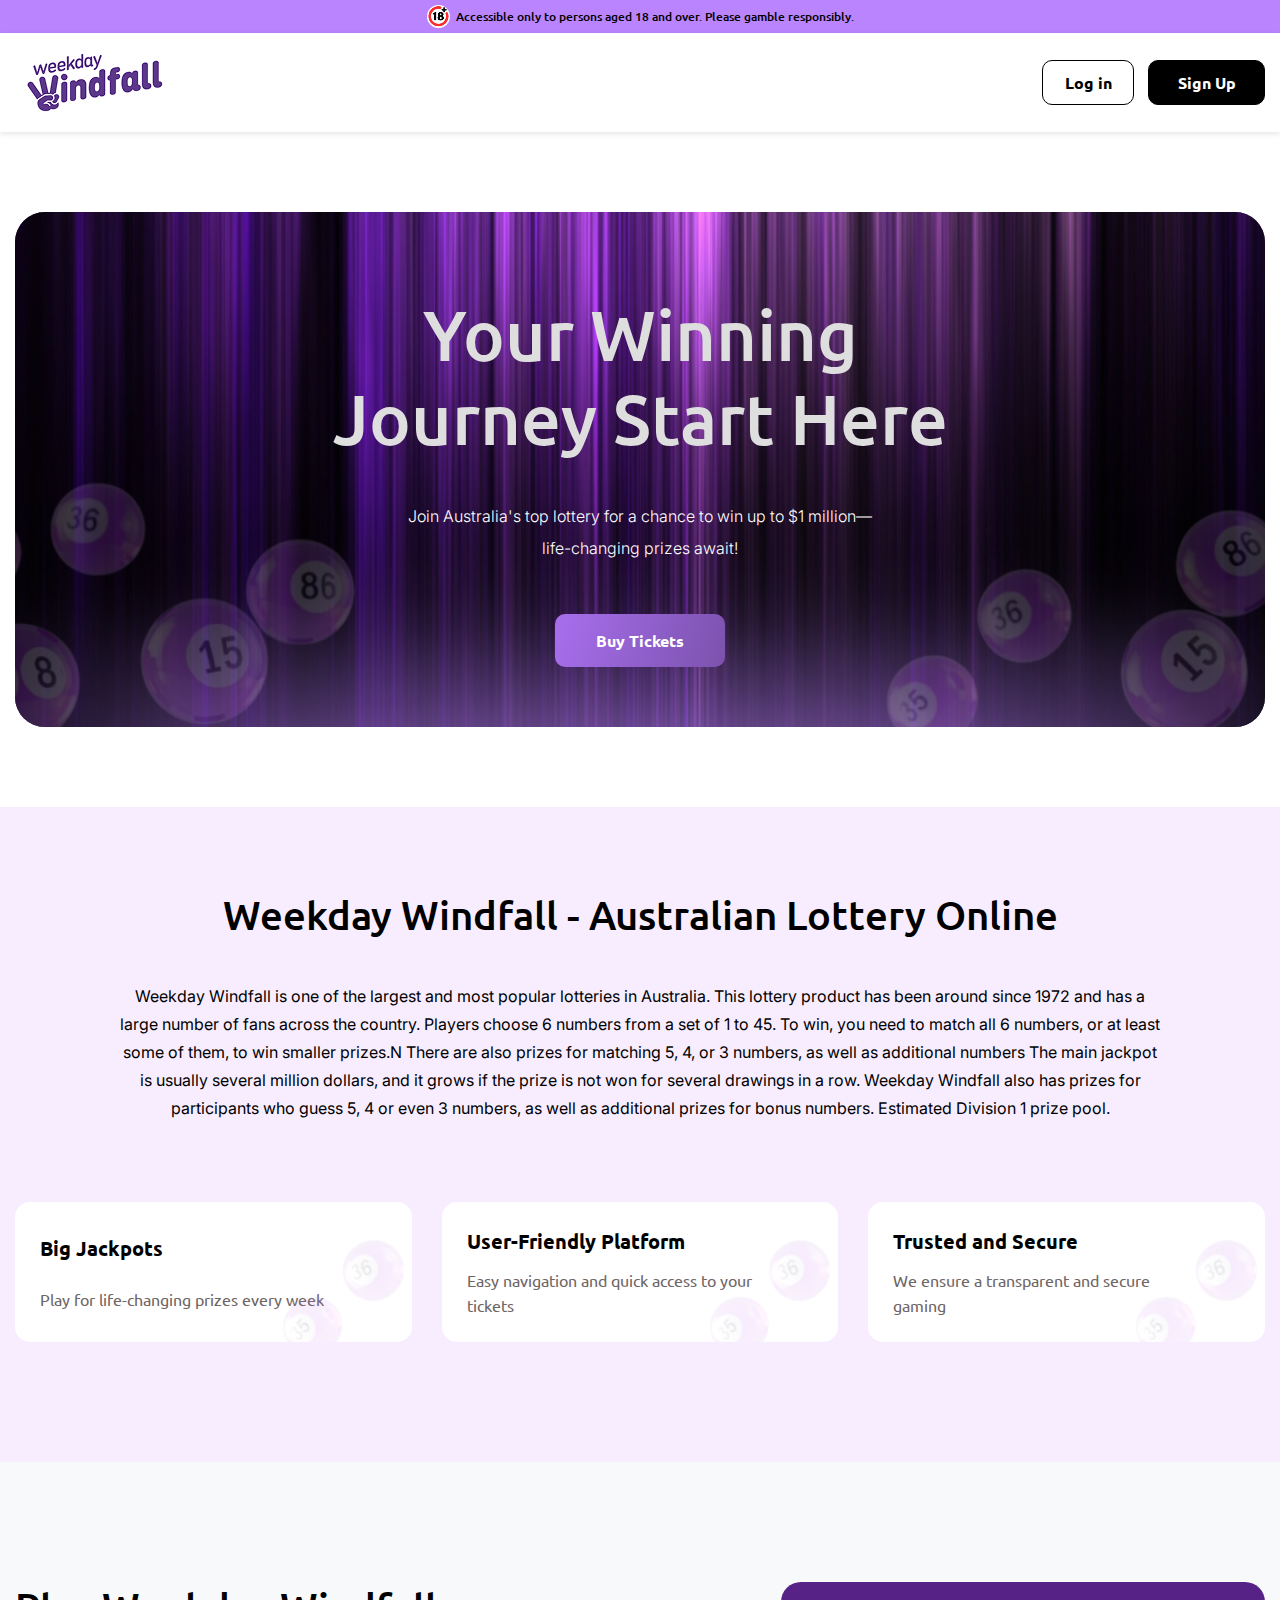
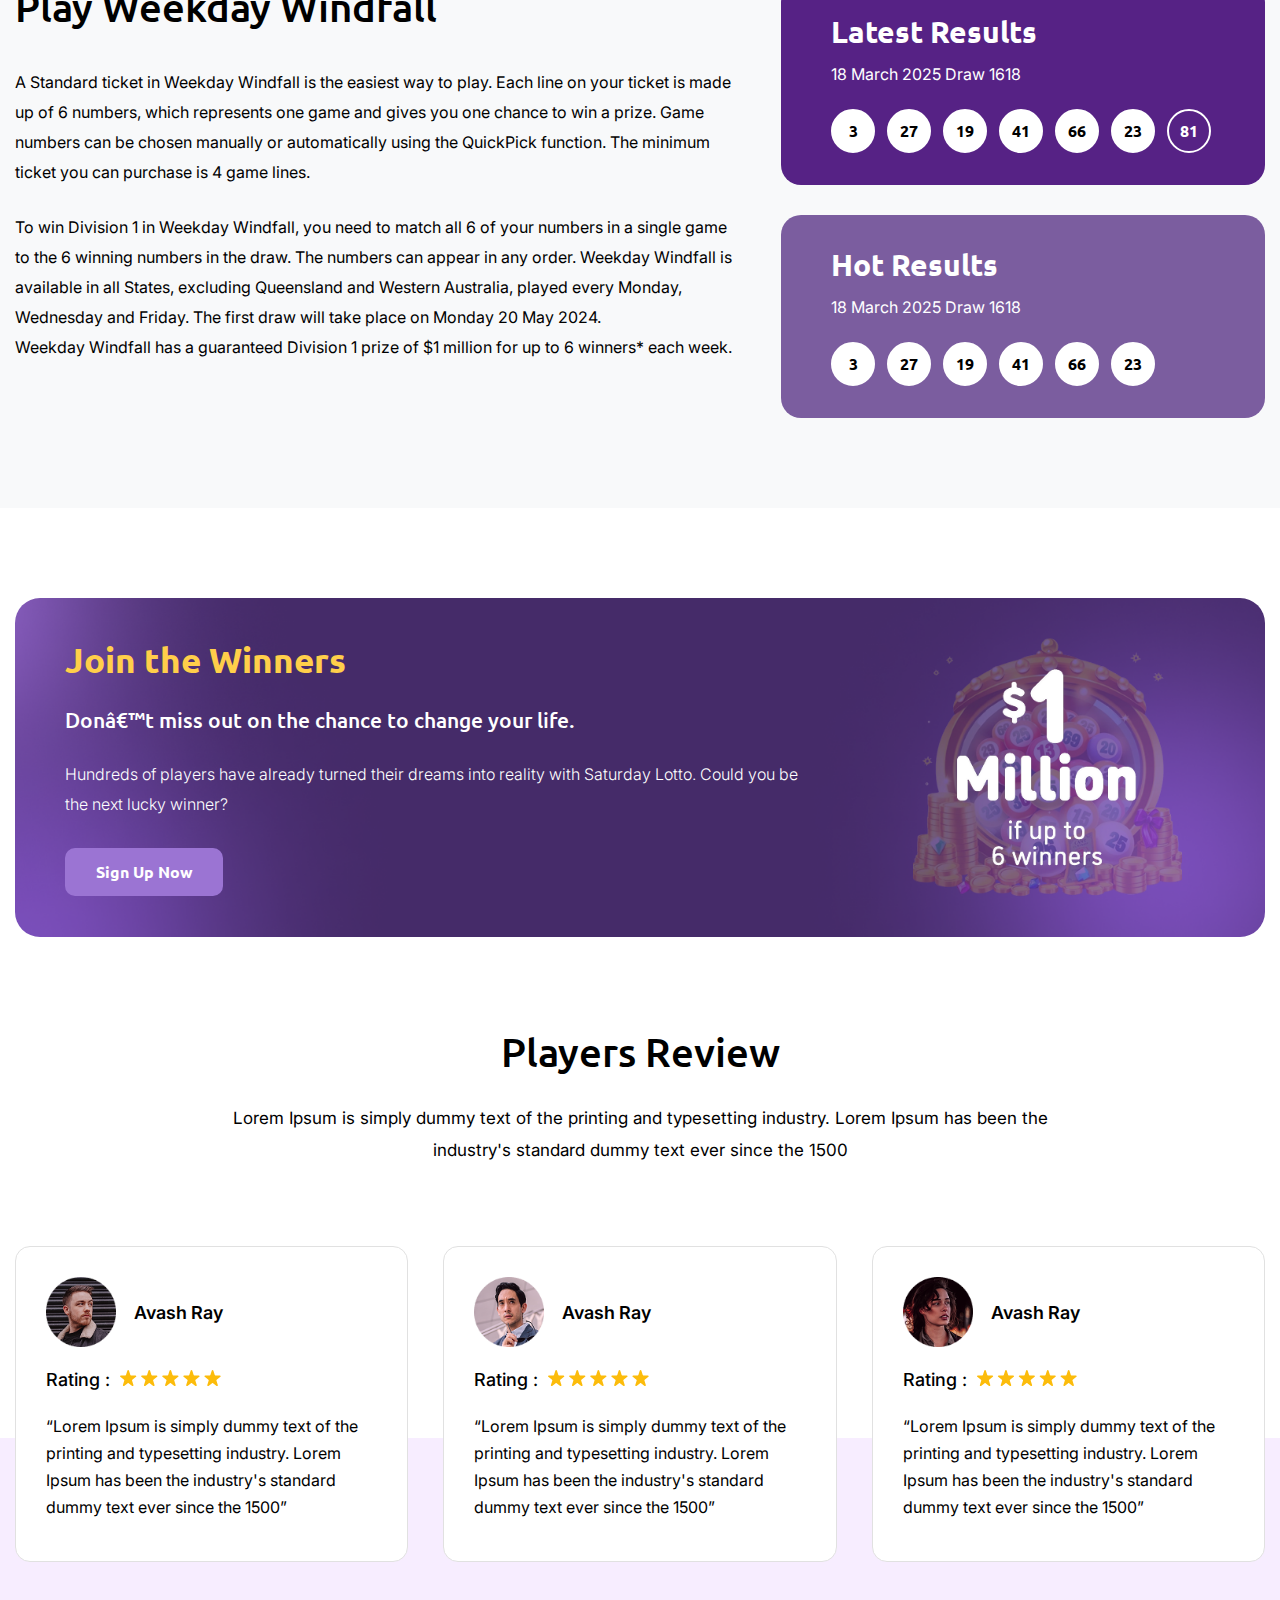
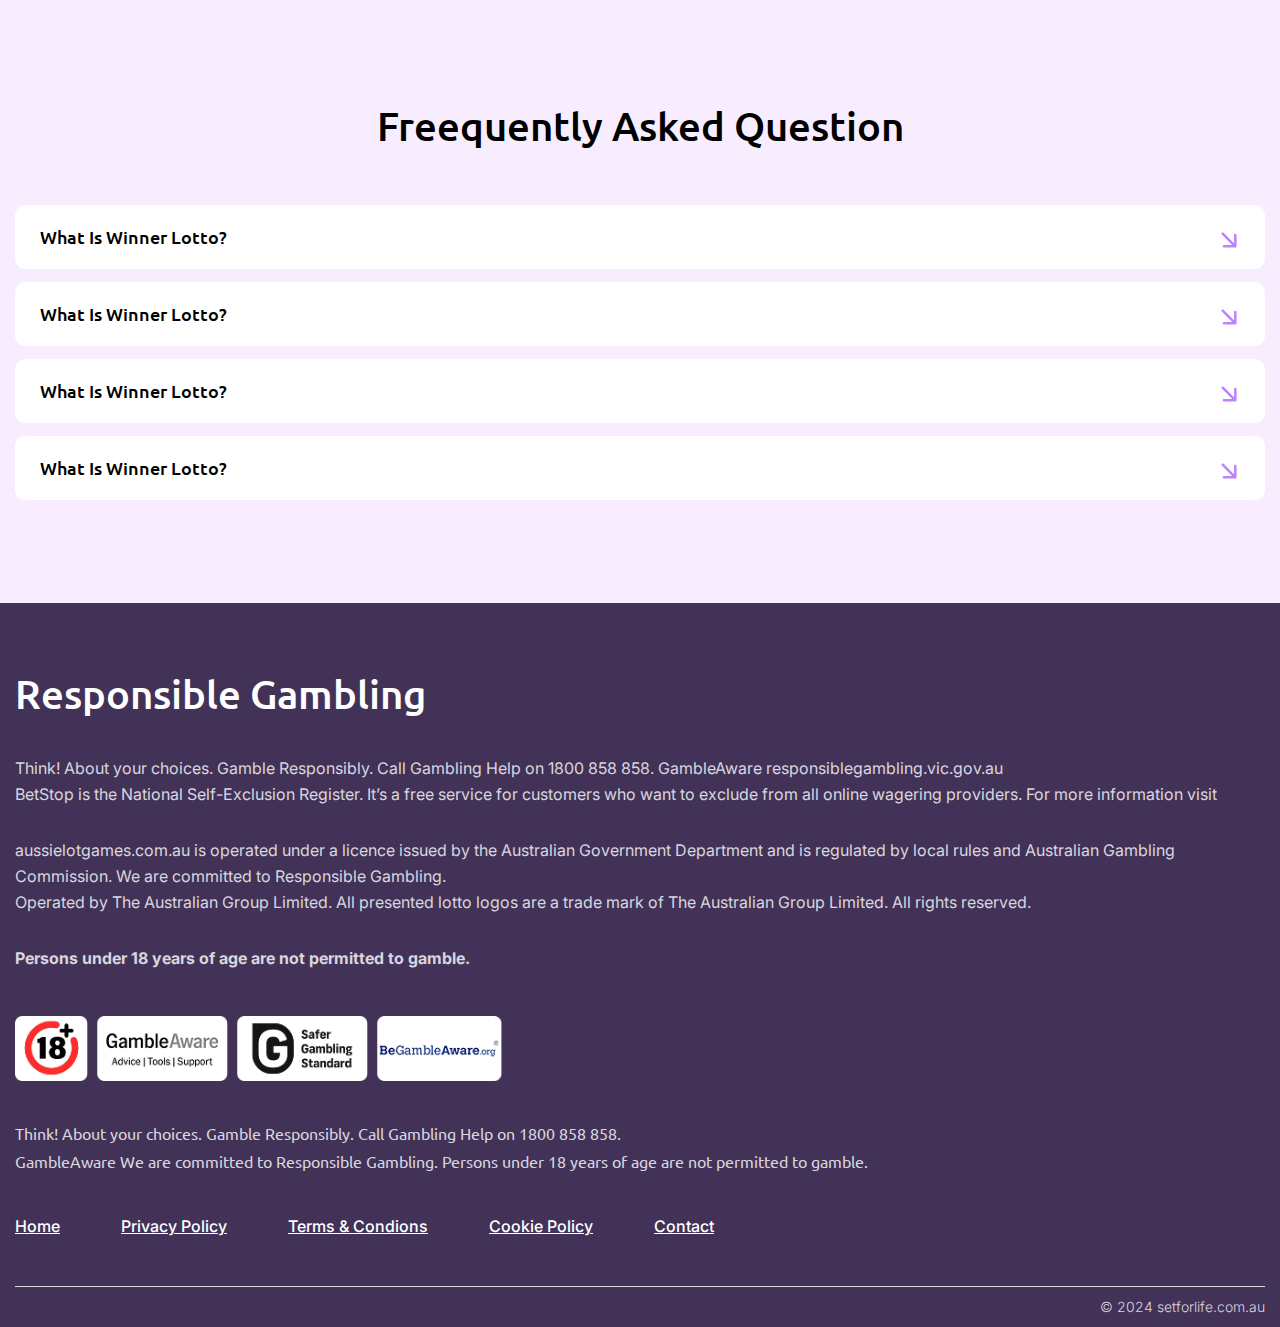
<file: index.html>
<!DOCTYPE html>
<html lang="en-US">
	<head>
		<!-- Meta setup -->
		<meta charset="UTF-8">
		<meta http-equiv="X-UA-Compatible" content="IE=edge">
		<meta name="viewport" content="width=device-width, initial-scale=1, shrink-to-fit=no">
		<meta name="keywords" content="">
		<meta name="decription" content="">
		<meta name="designer" content="">
		
		<!-- Title -->
		<title>Home</title>
		
		<!-- Fav Icon -->
		<link rel="icon" href="img/favicon.png" />
		
		<!-- Main StyleSheet -->
		<link rel="stylesheet" href="style.css" />
		
		<!-- Responsive CSS -->
		<link rel="stylesheet" href="css/responsive.css" />
		
	</head>
	<body>
		<!--[if lte IE 9]>
		<p class="browserupgrade">You are using an <strong>outdated</strong> browser. Please <a href="https://browsehappy.com/">upgrade your browser</a> to improve your experience and security.</p>
		<![endif]-->
		<!-- topheader-area start -->
		<section class="topheader-area">
			<div class="topheader-part">
				<div class="topheader-left">
					<p><img src="img/logo18+.png" alt="images not found" /> Accessible only to persons aged 18 and over. Please gamble responsibly.</p>
				</div>
				
			</div>
		</section>
		<!-- topheader-area end -->
		<!-- header-area start -->
		<header class="header-area">
			<div class="container">
				<div class="header-part">
					<!-- logo start-->
					<div class="header-logo">
						<a href="index.html"><img src="img/logo.png" alt="logo" /></a>
					</div>
					<!-- logo end-->
					<!-- header btn start-->
					<div class="header-btn">
						<ul>
							<li><a href="logIn.html">Log in</a></li>
							<li><a href="register.html">Sign Up</a></li>
						</ul>
					</div>
					<!-- header btn end-->
				</div>
			</div>
		</header>
		<!-- header-area end -->
		<!-- hero-area start -->
		<section class="hero-area">
			<div class="container">
				<div class="heropartbg">
					<div class="heropart">
						<h1>Your Winning  <br>Journey Start Here</h1>
						<p>Join Australia's top lottery for a chance to win up to $1 million—<br>life-changing prizes await!</p>
						<a href="#">Buy Tickets</a>
					</div>
				</div>
			</div>
		</section>
		<!-- hero-area end -->
		<!-- lifeLotteryoe-area start -->
		<section class="lifeLotteryoe-area">
			<div class="container">
				<div class="lifeLotteryoe-part">
					
					<div class="lifeLotteryoe-left">
						<h2>Weekday Windfall - Australian Lottery Online</h2>
						<div class="lifeLotteryoe-box">
							<p>Weekday Windfall is one of the largest and most popular lotteries in Australia. This lottery product has been around since 1972 and has a large number of fans across the country. Players choose 6 numbers from a set of 1 to 45. To win, you need to match all 6 numbers, or at least some of them, to win smaller prizes.N There are also prizes for matching 5, 4, or 3 numbers, as well as additional numbers The main jackpot is usually several million dollars, and it grows if the prize is not won for several drawings in a row. Weekday Windfall also has prizes for participants who guess 5, 4 or even 3 numbers, as well as additional prizes for bonus numbers. Estimated Division 1 prize pool.</p>
						</div>
					</div>
					<div class="lifeLotteryoe-right">
						<div class="lifeLotteryoe-boxs">
							<!-- start--->
							<div class="lifeLotteryoeitem">
								<h3>Big Jackpots</h3>
								<p>Play for life-changing prizes every week</p>
								<img src="img/bollimg1.png" alt="images not found" />
							</div>
							<!-- end--->
							<!-- start--->
							<div class="lifeLotteryoeitem">
								<h3>User-Friendly Platform</h3>
								<p>Easy navigation and quick access to your tickets</p>
								<img src="img/bollimg1.png" alt="images not found" />
							</div>
							<!-- end--->
							<!-- start--->
							<div class="lifeLotteryoeitem">
								<h3>Trusted and Secure</h3>
								<p>We ensure a transparent and secure gaming</p>
								<img src="img/bollimg1.png" alt="images not found" />
							</div>
							<!-- end--->
							
						</div>
						
					</div>
				</div>
			</div>
		</section>
		<!-- lifeLotteryoe-area end -->
		<!-- Latesthotrls-area start -->
		<section class="latesthotrls-area">
			<div class="container">
				<div class="latesthotrls-part">
					<div class="latesthotrls-left">
						<div class="latesthotrlsleft-text">
							<h2>Play Weekday Windfall</h2>
							<p>A Standard ticket in Weekday Windfall is the easiest way to play. Each line on your ticket is made up of 6 numbers, which represents one game and gives you one chance to win a prize. Game numbers can be chosen manually or automatically using the QuickPick function. The minimum ticket you can purchase is 4 game lines.</p>
							<p>To win Division 1 in Weekday Windfall, you need to match all 6 of your numbers in a single game to the 6 winning numbers in the draw. The numbers can appear in any order. Weekday Windfall is available in all States, excluding Queensland and Western Australia, played every Monday, Wednesday and Friday. The first draw will take place on Monday 20 May 2024.<br> Weekday Windfall has a guaranteed Division 1 prize of $1 million for up to 6 winners* each week.</p>
							
						</div>
					</div>
					<div class="latesthotrls-right">
						<div class="latesthotrlsrt-box">
							<!--- start --->
							<div class="latesthotrlsrt-item">
								<div class="latesthotrlsrt-text">
									<h2>Latest Results</h2>
									<p>18 March 2025 Draw 1618</p>
								</div>
								<div class="latesthotrlsrt-right">
									<ul>
										<li>3</li>
										<li>27</li>
										<li>19</li>
										<li>41</li>
										<li>66</li>
										<li>23</li>
										<li class="active">81</li>
									</ul>
								</div>
							</div>
							<!--- end--->
							<!--- start --->
							<div class="latesthotrlsrt-item latesthotrlsrt-itembg">
								<div class="latesthotrlsrt-text">
									<h2>Hot Results</h2>
									<p>18 March 2025 Draw 1618</p>
								</div>
								<div class="latesthotrlsrt-right">
									<ul>
										<li>3</li>
										<li>27</li>
										<li>19</li>
										<li>41</li>
										<li>66</li>
										<li>23</li>
									</ul>
								</div>
							</div>
							<!--- end--->
						</div>
						
					</div>
				</div>
			</div>
		</section>
		<!-- Latesthotrls-area end -->
		<!-- joinwinners-area start -->
		<section class="joinwinners-area">
			<div class="container">
				<div class="joinwinners-part">
					
					<div class="joinwinners-left">
						<h2>Join the Winners</h2>
						<h6>Donâ€™t miss out on the chance to change your life.</h6>
						<p>Hundreds of players have already turned their dreams into reality with Saturday Lotto. Could you be<br> the next lucky winner?</p>
						<a href="#">Sign Up Now</a>
					</div>
					<div class="joinwinners-right">
						<img src="img/joinwinner.png" alt="images not found" />
					</div>
				</div>
			</div>
		</section>
		<!-- joinwinners-area end -->
		
		<!-- playreviews-area start -->
		<section class="playreviews-area">
			<div class="container">
				<div class="playreviews-hd">
					<h2>players Review</h2>
					<p>Lorem Ipsum is simply dummy text of the printing and typesetting industry. Lorem Ipsum has been the<br> industry's standard dummy text ever since the 1500</p>
				</div>
				<div class="playreviews-part">
					<!-- start -->
					<div class="reviewsbox">
						<div class="reviewsuser">
							<div class="reviewsuser-img">
								<img src="img/reviewuserimg1.png" alt="images not found" />
							</div>
							<div class="reviewsuser-hd">
								<h2>Avash Ray</h2>
							</div>
						</div>
						<div class="reviewsbox-rating">
							<p>Rating : <img src="img/star.svg" alt="star" /></p>
						</div>
						<div class="reviewsboxoitem-text">
							<p>“Lorem Ipsum is simply dummy text of the printing and typesetting industry. Lorem Ipsum has been the industry's standard dummy text ever since the 1500”</p>
						</div>
						
					</div>
					<!-- end -->
					<!-- start -->
					<div class="reviewsbox">
						<div class="reviewsuser">
							<div class="reviewsuser-img">
								<img src="img/reviewuserimg2.png" alt="images not found" />
							</div>
							<div class="reviewsuser-hd">
								<h2>Avash Ray</h2>
							</div>
						</div>
						<div class="reviewsbox-rating">
							<p>Rating : <img src="img/star.svg" alt="star" /></p>
						</div>
						<div class="reviewsboxoitem-text">
							<p>“Lorem Ipsum is simply dummy text of the printing and typesetting industry. Lorem Ipsum has been the industry's standard dummy text ever since the 1500”</p>
						</div>
						
					</div>
					<!-- end -->
					<!-- start -->
					<div class="reviewsbox">
						<div class="reviewsuser">
							<div class="reviewsuser-img">
								<img src="img/reviewuserimg3.png" alt="images not found" />
							</div>
							<div class="reviewsuser-hd">
								<h2>Avash Ray</h2>
							</div>
						</div>
						<div class="reviewsbox-rating">
							<p>Rating : <img src="img/star.svg" alt="star" /></p>
						</div>
						<div class="reviewsboxoitem-text">
							<p>“Lorem Ipsum is simply dummy text of the printing and typesetting industry. Lorem Ipsum has been the industry's standard dummy text ever since the 1500”</p>
						</div>
						
					</div>
					<!-- end -->
				</div>
				
			</div>
		</section>
		<!-- playreviews-area end -->
		<!-- faq-area start-->
		<section class="faq-area">
			<div class="container">
				<div class="faq-heading">
					<h2>Freequently Asked Question</h2>
				</div>
				<div class="mainfaqpart">
					
					<!-- faq start --->
					<div class="faqpart">
						
						<div class="ziehharmonika">
							<h3>What is Winner Lotto?</h3>
							<div>
								<span></span>
								<p>Lorem Ipsum is simply dummy text of the printing and typesetting industry. Lorem Ipsum has been the industry's standard dummy text ever since the 1500 Lorem Ipsum is simply dummy text of the printing and typesetting industry. Lorem Ipsum has been the industry's standard dummy text ever since the 1500Lorem Ipsum is simply dummy text of the printing and typesetting industry. Lorem Ipsum has been the industry's standard dummy text ever since the 1500</p>
							</div>
							<h3>What is Winner Lotto?</h3>
							<div>
								<span></span>
								<p>Lorem Ipsum is simply dummy text of the printing and typesetting industry. Lorem Ipsum has been the industry's standard dummy text ever since the 1500 Lorem Ipsum is simply dummy text of the printing and typesetting industry. Lorem Ipsum has been the industry's standard dummy text ever since the 1500Lorem Ipsum is simply dummy text of the printing and typesetting industry. Lorem Ipsum has been the industry's standard dummy text ever since the 1500</p>
							</div>
							<h3>What is Winner Lotto?</h3>
							<div>
								<span></span>
								<p>Lorem Ipsum is simply dummy text of the printing and typesetting industry. Lorem Ipsum has been the industry's standard dummy text ever since the 1500 Lorem Ipsum is simply dummy text of the printing and typesetting industry. Lorem Ipsum has been the industry's standard dummy text ever since the 1500Lorem Ipsum is simply dummy text of the printing and typesetting industry. Lorem Ipsum has been the industry's standard dummy text ever since the 1500</p>
							</div>
							<h3>What is Winner Lotto?</h3>
							<div>
								<span></span>
								<p>Lorem Ipsum is simply dummy text of the printing and typesetting industry. Lorem Ipsum has been the industry's standard dummy text ever since the 1500 Lorem Ipsum is simply dummy text of the printing and typesetting industry. Lorem Ipsum has been the industry's standard dummy text ever since the 1500Lorem Ipsum is simply dummy text of the printing and typesetting industry. Lorem Ipsum has been the industry's standard dummy text ever since the 1500</p>
							</div>						
							
						</div>
					</div>
					<!-- faq end --->
					
				</div>
			</div>
			
		</section>
		<!-- faq-area end -->

		<!-- footer-area start -->
		<footer class="footer-area">
			<div class="container">
				<div class="footer-part">
					<div class="responsiblegambling-part">
						<h2>Responsible Gambling</h2>
						<p>Think! About your choices. Gamble Responsibly. Call Gambling Help on 1800 858 858. GambleAware responsiblegambling.vic.gov.au<br> BetStop is the National Self-Exclusion Register. It’s a free service for customers who want to exclude from all online wagering providers. For more information visit</p>
						<p>aussielotgames.com.au is operated under a licence issued by the Australian Government Department and is regulated by local rules and Australian Gambling Commission. We are committed to Responsible Gambling.<br> Operated by The Australian Group Limited. All presented lotto logos are a trade mark of The Australian Group Limited. All rights reserved.</p>
						
						<p><strong>Persons under 18 years of age are not permitted to gamble.</strong></p>
					</div>
					<div class="footerlogos">
						<ul>
							<li><a href="#"><img src="img/footerlogo1.png" alt="images not found" /></a></li>
							<li><a href="#"><img src="img/footerlogo2.png" alt="images not found" /></a></li>
							<li><a href="#"><img src="img/footerlogo3.png" alt="images not found" /></a></li>
							<li><a href="#"><img src="img/footerlogo4.png" alt="images not found" /></a></li>
							
						</ul>
					</div>
					
					<div class="footertext">
						<p>Think! About your choices. Gamble Responsibly. Call Gambling Help on 1800 858 858.<br> GambleAware We are committed to Responsible Gambling. Persons under 18 years of age are not permitted to gamble. </p>
					</div>
					
					<div class="footer-nav">
						<ul>
							<li><a href="index.html">Home</a></li>
							<li><a href="privacypolicy.html">Privacy Policy</a></li>
							<li><a href="terms&condions.html">Terms & Condions</a></li>
							
							<li><a href="cookiepolicy.html">Cookie Policy</a></li>
							<li><a href="#">Contact</a></li>
						</ul>
					</div>
					
				</div>
				<div class="footer-copyright">
					<p>© 2024 setforlife.com.au</p>
				</div>
			</div>
		</footer>
		<!-- footer-area end -->
		
		
		
		<!-- Main jQuery -->
		<script src="https://cdnjs.cloudflare.com/ajax/libs/jquery/3.7.1/jquery.js"></script>
		<!-- Custom jQuery -->
		<script src="js/scripts.js"></script>
		<script src="js/ziehharmonika.js"></script>
		<script>
		$(document).ready(function() {
				$('.ziehharmonika').ziehharmonika({
					collapsible: true
				});
			});
		</script>
		
	</body>
</html>
</file>
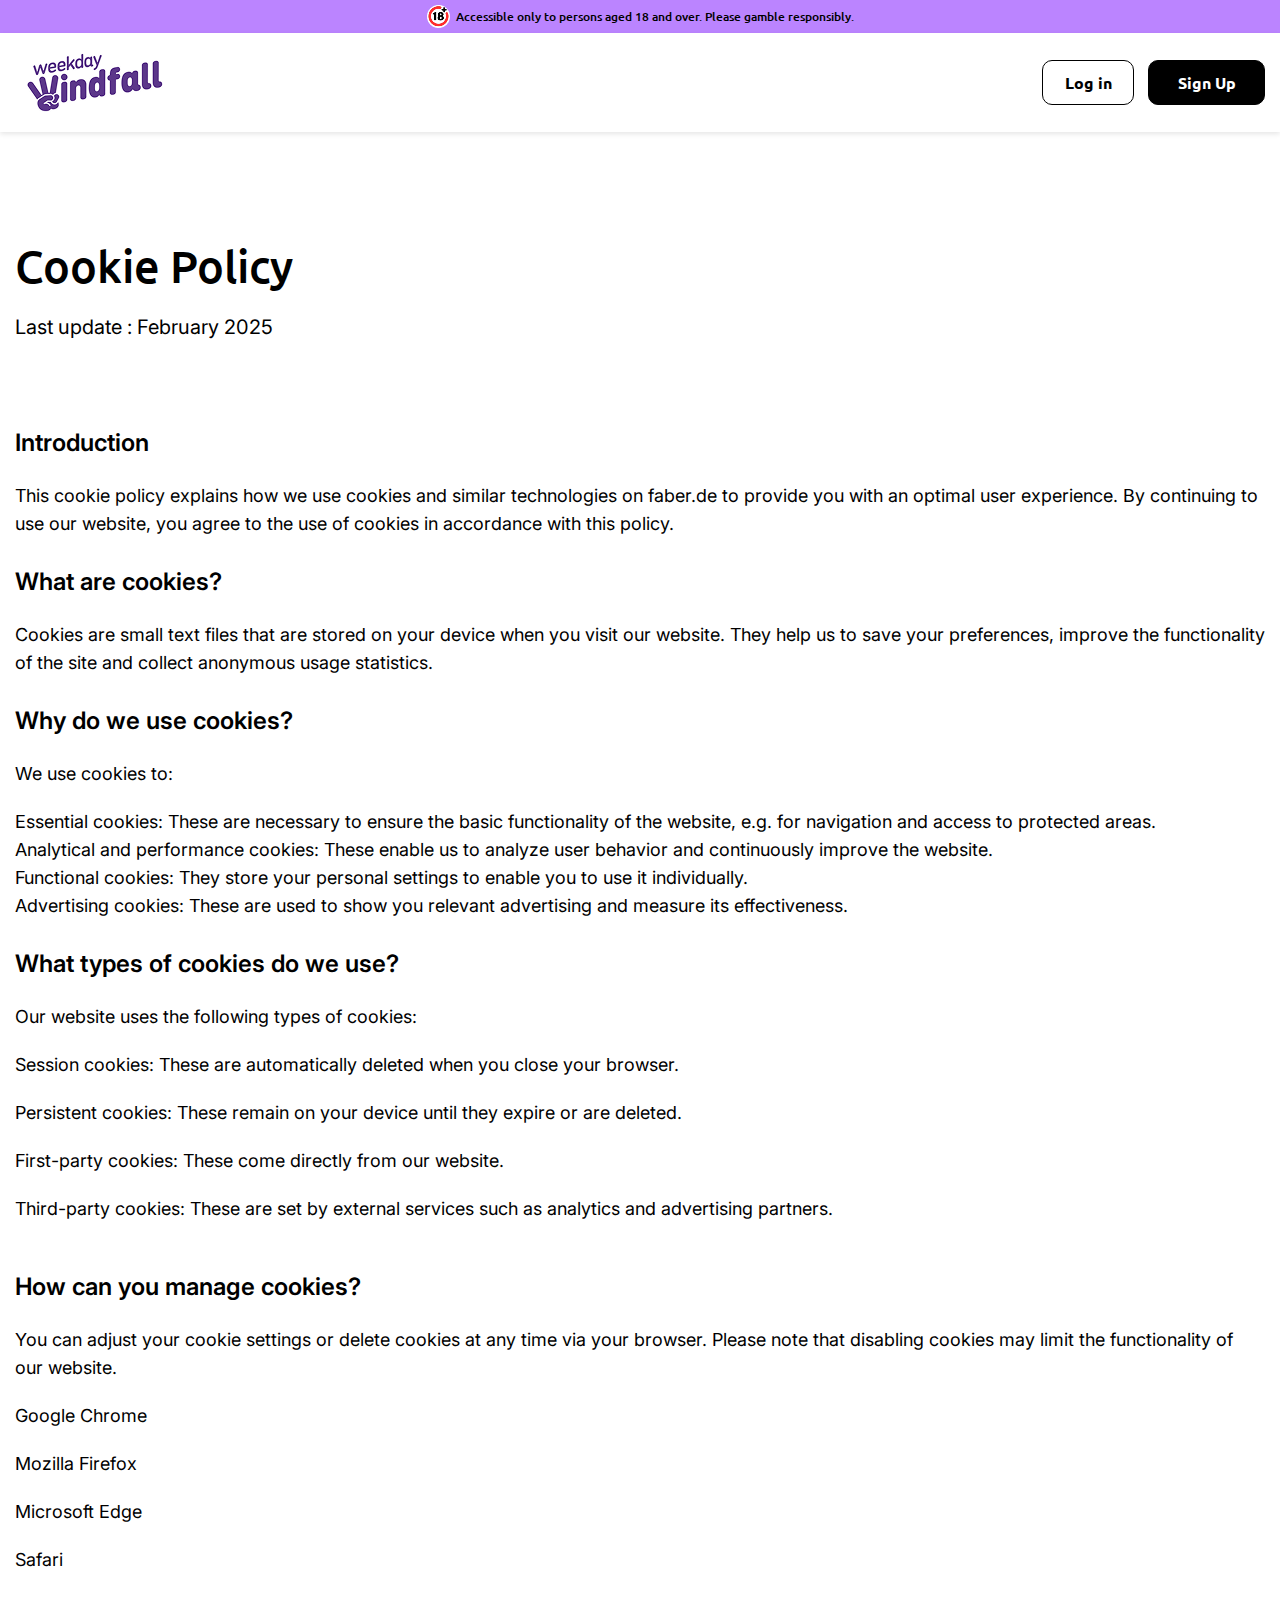
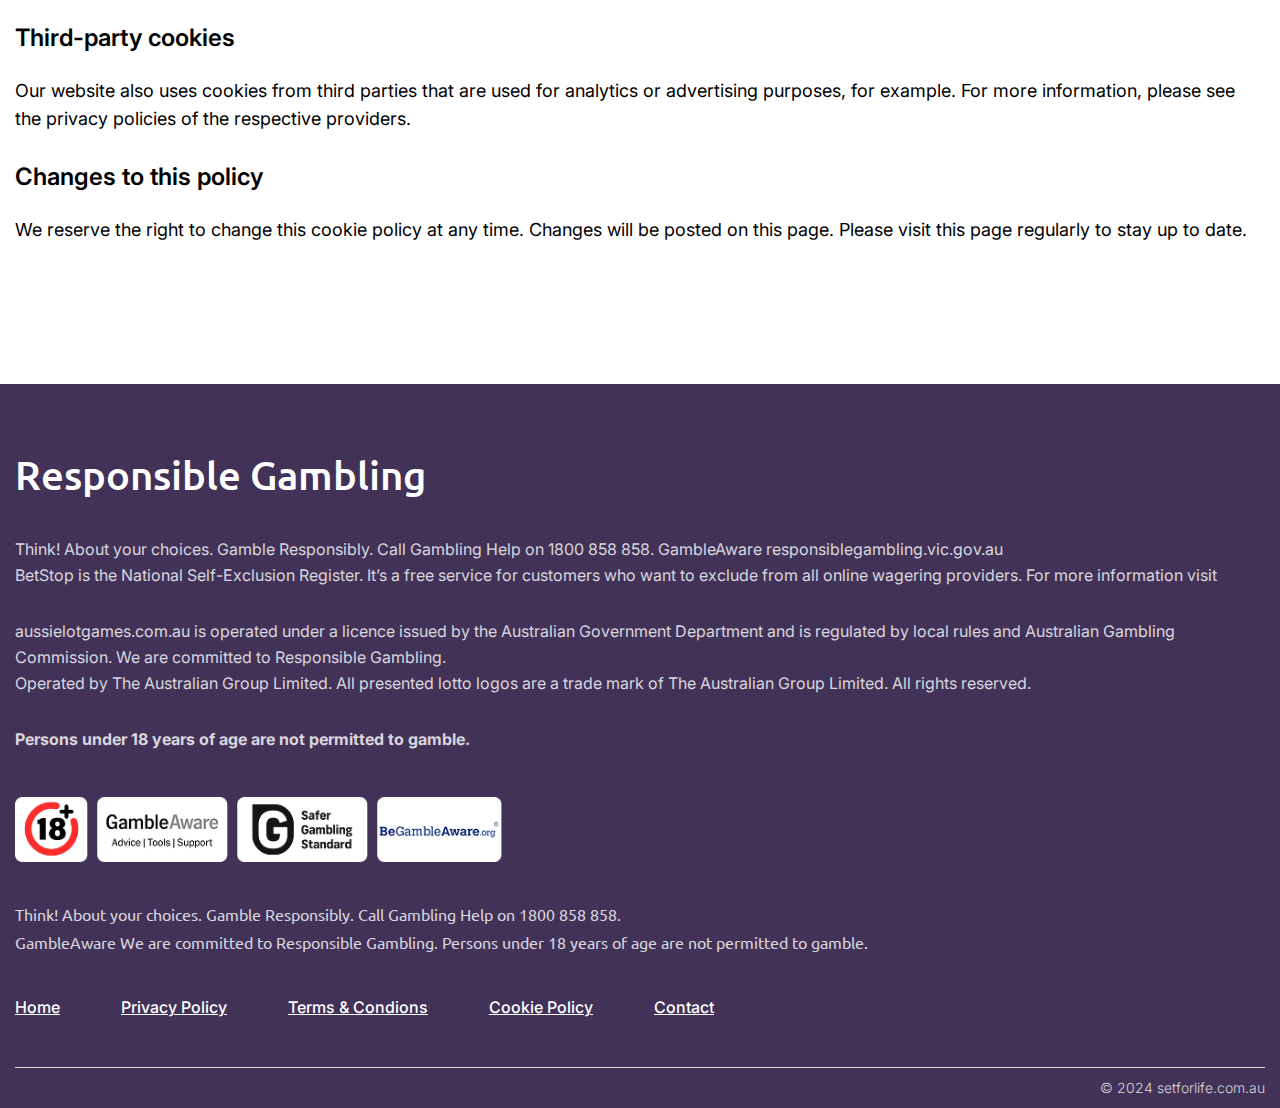
<file: cookiepolicy.html>
<!DOCTYPE html>
<html lang="en-US">
	<head>
		<!-- Meta setup -->
		<meta charset="UTF-8">
		<meta http-equiv="X-UA-Compatible" content="IE=edge">
		<meta name="viewport" content="width=device-width, initial-scale=1, shrink-to-fit=no">
		<meta name="keywords" content="">
		<meta name="decription" content="">
		<meta name="designer" content="">
		
		<!-- Title -->
		<title>Cookie Policy</title>
		
		<!-- Fav Icon -->
		<link rel="icon" href="img/favicon.png" />
		
		<!-- Main StyleSheet -->
		<link rel="stylesheet" href="style.css" />
		
		<!-- Responsive CSS -->
		<link rel="stylesheet" href="css/responsive.css" />
		
	</head>
	<body>
		<!--[if lte IE 9]>
		<p class="browserupgrade">You are using an <strong>outdated</strong> browser. Please <a href="https://browsehappy.com/">upgrade your browser</a> to improve your experience and security.</p>
		<![endif]-->


		<!-- topheader-area start -->
		<section class="topheader-area">
			<div class="topheader-part">
				<div class="topheader-left">
					<p><img src="img/logo18+.png" alt="images not found" /> Accessible only to persons aged 18 and over. Please gamble responsibly.</p>
				</div>
				
			</div>
		</section>
		<!-- topheader-area end -->
		<!-- header-area start -->
		<header class="header-area">
			<div class="container">
				<div class="header-part">
					<!-- logo start-->
					<div class="header-logo">
						<a href="index.html"><img src="img/logo.png" alt="logo" /></a>
					</div>
					<!-- logo end-->
					<!-- header btn start-->
					<div class="header-btn">
						<ul>
							<li><a href="logIn.html">Log in</a></li>
							<li><a href="register.html">Sign Up</a></li>
						</ul>
					</div>
					<!-- header btn end-->
				</div>
			</div>
		</header>
		<!-- header-area end -->




		<!-- newherott-area start -->
		<section class="newherott-area">
			<div class="container">
				<div class="newhero-part">

					 <div class="newhero-heading">
						<h2>Cookie Policy</h2>
						<p>Last update : February 2025</p>
					</div>
                    
                    <!-- start-->
					<div class="newheroitem1">
						<h3>Introduction</h3>
						<p>This cookie policy explains how we use cookies and similar technologies on faber.de to provide you with an optimal user experience. By continuing to use our website, you agree to the use of cookies in accordance with this policy.</p>
					</div>
					<!-- end-->

					 <!-- start-->
					<div class="newheroitem1">
						<h3>What are cookies?</h3>
						<p>Cookies are small text files that are stored on your device when you visit our website. They help us to save your preferences, improve the functionality of the site and collect anonymous usage statistics.</p>
					</div>
					<!-- end-->

					 <!-- start-->
					<div class="newheroitem1">
						<h3>Why do we use cookies?</h3>
						<h5>We use cookies to:</h5>
						<p>Essential cookies: These are necessary to ensure the basic functionality of the website, e.g. for navigation and access to protected areas.<br> Analytical and performance cookies: These enable us to analyze user behavior and continuously improve the website.<br> Functional cookies: They store your personal settings to enable you to use it individually.<br> Advertising cookies: These are used to show you relevant advertising and measure its effectiveness.</p>
					</div>
					<!-- end-->


					 <!-- start-->
					<div class="newheroitem1">
						<h3>What types of cookies do we use?</h3>
						<h5>Our website uses the following types of cookies:</h5>

						<h5>Session cookies: These are automatically deleted when you close your browser.</h5>

						<h5>Persistent cookies: These remain on your device until they expire or are deleted.</h5>

						<h5>First-party cookies: These come directly from our website.</h5>
						<h5>Third-party cookies: These are set by external services such as analytics and advertising partners.</h5>
						
					</div>
					<!-- end-->


					 <!-- start-->
					<div class="newheroitem1">
						<h3>How can you manage cookies?</h3>
						<h5>You can adjust your cookie settings or delete cookies at any time via your browser. Please note that disabling cookies may limit the functionality of our website.</h5>

						<h5>Google Chrome</h5>
						<h5>Mozilla Firefox</h5>
						<h5>Microsoft Edge</h5>
						<h5>Safari</h5>
						
					</div>
					<!-- end-->


					 <!-- start-->
					<div class="newheroitem1">
						<h3>Third-party cookies</h3>
						<p>Our website also uses cookies from third parties that are used for analytics or advertising purposes, for example. For more information, please see the privacy policies of the respective providers.</p>					
					</div>
					<!-- end-->

					 <!-- start-->
					<div class="newheroitem1">
						<h3>Changes to this policy</h3>
						<p>We reserve the right to change this cookie policy at any time. Changes will be posted on this page. Please visit this page regularly to stay up to date.</p>					
					</div>
					<!-- end-->

					 	 
					
					
				</div>
			</div>
		</section>
		<!-- newherott-area end -->






		<!-- footer-area start -->
		<footer class="footer-area">
			<div class="container">
				<div class="footer-part">
					<div class="responsiblegambling-part">
						<h2>Responsible Gambling</h2>
						<p>Think! About your choices. Gamble Responsibly. Call Gambling Help on 1800 858 858. GambleAware responsiblegambling.vic.gov.au<br> BetStop is the National Self-Exclusion Register. It’s a free service for customers who want to exclude from all online wagering providers. For more information visit</p>
						<p>aussielotgames.com.au is operated under a licence issued by the Australian Government Department and is regulated by local rules and Australian Gambling Commission. We are committed to Responsible Gambling.<br> Operated by The Australian Group Limited. All presented lotto logos are a trade mark of The Australian Group Limited. All rights reserved.</p>
						
						<p><strong>Persons under 18 years of age are not permitted to gamble.</strong></p>
					</div>
					<div class="footerlogos">
						<ul>
							<li><a href="#"><img src="img/footerlogo1.png" alt="images not found" /></a></li>
							<li><a href="#"><img src="img/footerlogo2.png" alt="images not found" /></a></li>
							<li><a href="#"><img src="img/footerlogo3.png" alt="images not found" /></a></li>
							<li><a href="#"><img src="img/footerlogo4.png" alt="images not found" /></a></li>
							
						</ul>
					</div>
					
					<div class="footertext">
						<p>Think! About your choices. Gamble Responsibly. Call Gambling Help on 1800 858 858.<br> GambleAware We are committed to Responsible Gambling. Persons under 18 years of age are not permitted to gamble. </p>
					</div>
					
					<div class="footer-nav">
						<ul>
							<li><a href="index.html">Home</a></li>
							<li><a href="privacypolicy.html">Privacy Policy</a></li>
							<li><a href="terms&condions.html">Terms & Condions</a></li>
							
							<li><a href="cookiepolicy.html">Cookie Policy</a></li>
							<li><a href="#">Contact</a></li>
						</ul>
					</div>
					
				</div>
				<div class="footer-copyright">
					<p>© 2024 setforlife.com.au</p>
				</div>
			</div>
		</footer>
		<!-- footer-area end -->


		
		
		<!-- Main jQuery -->
		<script src="https://cdnjs.cloudflare.com/ajax/libs/jquery/3.7.1/jquery.js"></script>

	</body>
</html>
</file>
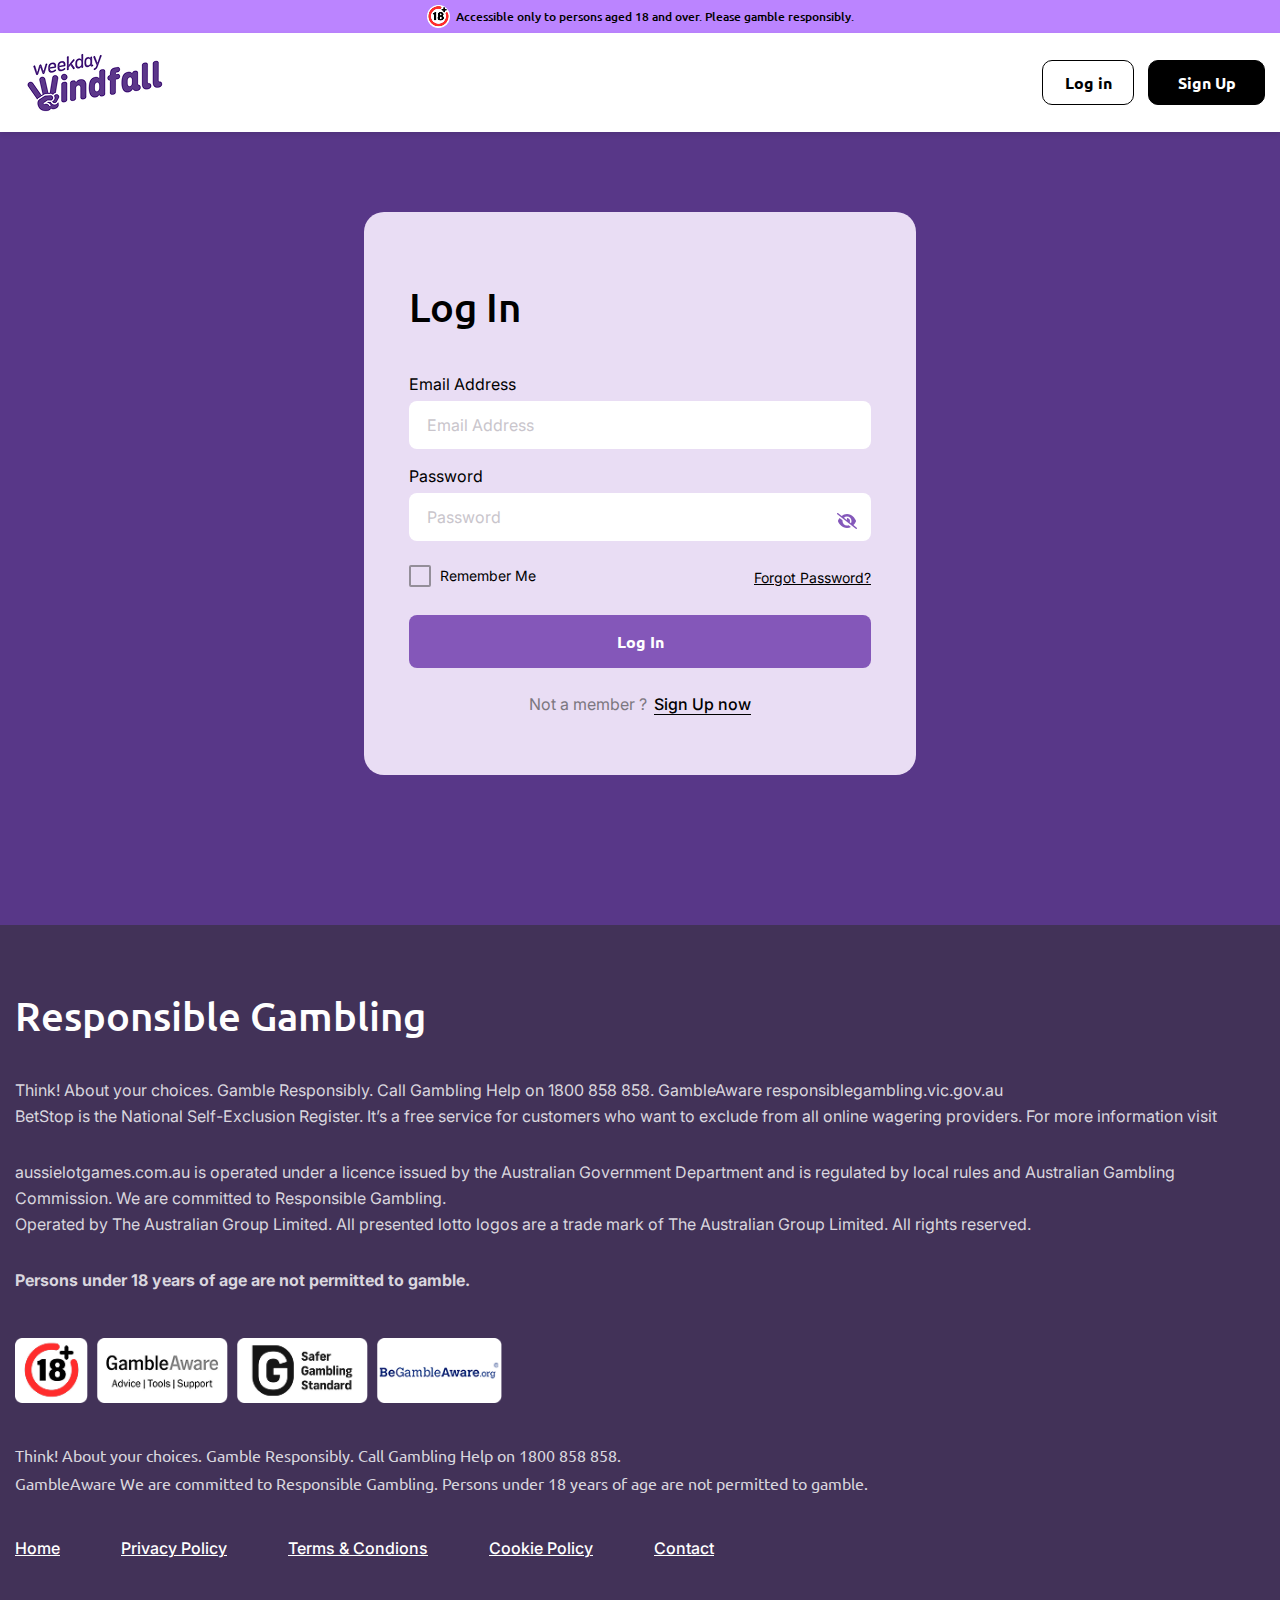
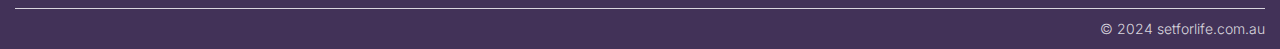
<file: logIn.html>
<!DOCTYPE html>
<html lang="en-US">
	<head>
		<!-- Meta setup -->
		<meta charset="UTF-8">
		<meta http-equiv="X-UA-Compatible" content="IE=edge">
		<meta name="viewport" content="width=device-width, initial-scale=1, shrink-to-fit=no">
		<meta name="keywords" content="">
		<meta name="decription" content="">
		<meta name="designer" content="">
		
		<!-- Title -->
		<title>Log In</title>
		
		<!-- Fav Icon -->
		<link rel="icon" href="img/favicon.png" />
		
		<!-- Main StyleSheet -->
		<link rel="stylesheet" href="style.css" />
		
		<!-- Responsive CSS -->
		<link rel="stylesheet" href="css/responsive.css" />
		
	</head>
	<body>
		<!--[if lte IE 9]>
		<p class="browserupgrade">You are using an <strong>outdated</strong> browser. Please <a href="https://browsehappy.com/">upgrade your browser</a> to improve your experience and security.</p>
		<![endif]-->

		<!-- topheader-area start -->
		<section class="topheader-area">
			<div class="topheader-part">
				<div class="topheader-left">
					<p><img src="img/logo18+.png" alt="images not found" /> Accessible only to persons aged 18 and over. Please gamble responsibly.</p>
				</div>				
			</div>
		</section>
		<!-- topheader-area end -->

		<!-- header-area start -->
		<header class="header-area">
			<div class="container">
				<div class="header-part">
					<!-- logo start-->
					<div class="header-logo">
						<a href="index.html"><img src="img/logo.png" alt="logo" /></a>
					</div>
					<!-- logo end-->
					<!-- header btn start-->
					<div class="header-btn">
						<ul>
							<li><a href="logIn.html">Log in</a></li>
							<li><a href="register.html">Sign Up</a></li>
						</ul>
					</div>
					<!-- header btn end-->
				</div>
			</div>
		</header>
		<!-- header-area end -->




		<!-- form-area start -->
		<section class="form-area">
			<div class="container">
				
				<div class="formbox">
					<div class="formheading">
						<h2>Log In</h2>
					</div>
					<div class="formpart">
						<form action="#" method="POST">
							<!--fromitem start-->
							<div class="fromitems">
								
								<div class="fromitem">
									<h5>Email Address</h5>
									<input type="email" name="email" placeholder="Email Address">
								</div>
								
								<h5>Password</h5>
								<div class="password-container">
									<input type="password" id="passwordInput" placeholder="Password">
									<button type="button" class="toggle-password" onclick="togglePassword('passwordInput', 'eyeIcon1')">
									<img id="eyeIcon1" src="img/eyeclose.svg" alt="Show Password">
									</button>
								</div>						
							
							</div>

							<div class="main2box">
							<div class="maincheckbox">
								<label class="checkboxpart">
									Remember Me
									<input type="checkbox">
									<span class="checkmark"></span>
								</label>
								
							</div>
							<div class="forgotps">
								<p><a href="#">Forgot Password?</a></p>
							</div>

							</div>


							<div class="fromitem2">
								<input type="submit" value="Log In">
							</div>
							<div class="fromitem3">
								<h6>Not a member ? <a href="#"> Sign Up now</a></h6>
							</div>
							<!--fromitem end-->
						</form>
						
					</div>
				</div>
			</div>
		</section>
		<!-- form-area end -->



		<!-- footer-area start -->
		<footer class="footer-area">
			<div class="container">
				<div class="footer-part">
					<div class="responsiblegambling-part">
						<h2>Responsible Gambling</h2>
						<p>Think! About your choices. Gamble Responsibly. Call Gambling Help on 1800 858 858. GambleAware responsiblegambling.vic.gov.au<br> BetStop is the National Self-Exclusion Register. It’s a free service for customers who want to exclude from all online wagering providers. For more information visit</p>
						<p>aussielotgames.com.au is operated under a licence issued by the Australian Government Department and is regulated by local rules and Australian Gambling Commission. We are committed to Responsible Gambling.<br> Operated by The Australian Group Limited. All presented lotto logos are a trade mark of The Australian Group Limited. All rights reserved.</p>
						
						<p><strong>Persons under 18 years of age are not permitted to gamble.</strong></p>
					</div>
					<div class="footerlogos">
						<ul>
							<li><a href="#"><img src="img/footerlogo1.png" alt="images not found" /></a></li>
							<li><a href="#"><img src="img/footerlogo2.png" alt="images not found" /></a></li>
							<li><a href="#"><img src="img/footerlogo3.png" alt="images not found" /></a></li>
							<li><a href="#"><img src="img/footerlogo4.png" alt="images not found" /></a></li>
							
						</ul>
					</div>
					
					<div class="footertext">
						<p>Think! About your choices. Gamble Responsibly. Call Gambling Help on 1800 858 858.<br> GambleAware We are committed to Responsible Gambling. Persons under 18 years of age are not permitted to gamble. </p>
					</div>
					
					<div class="footer-nav">
						<ul>
							<li><a href="index.html">Home</a></li>
							<li><a href="privacypolicy.html">Privacy Policy</a></li>
							<li><a href="terms&condions.html">Terms & Condions</a></li>
							
							<li><a href="cookiepolicy.html">Cookie Policy</a></li>
							<li><a href="#">Contact</a></li>
						</ul>
					</div>
					
				</div>
				<div class="footer-copyright">
					<p>© 2024 setforlife.com.au</p>
				</div>
			</div>
		</footer>
		<!-- footer-area end -->
		
		
		
		
		<!-- Main jQuery -->
		<script src="https://cdnjs.cloudflare.com/ajax/libs/jquery/3.7.1/jquery.js"></script>
		<!-- Custom jQuery -->
		<script src="js/scripts.js"></script>
		<script>
		function togglePassword(inputId, iconId) {
		const passwordInput = document.getElementById(inputId);
		const eyeIcon = document.getElementById(iconId);
		if (passwordInput.type === "password") {
		passwordInput.type = "text";
		eyeIcon.src = "img/eye.svg";  // Change to "eyeclose.svg"
		} else {
		passwordInput.type = "password";
		eyeIcon.src = "img/eyeclose.svg";  // Change back to "eye.svg"
		}
		}
		</script>
		
		
	</body>
</html>
</file>
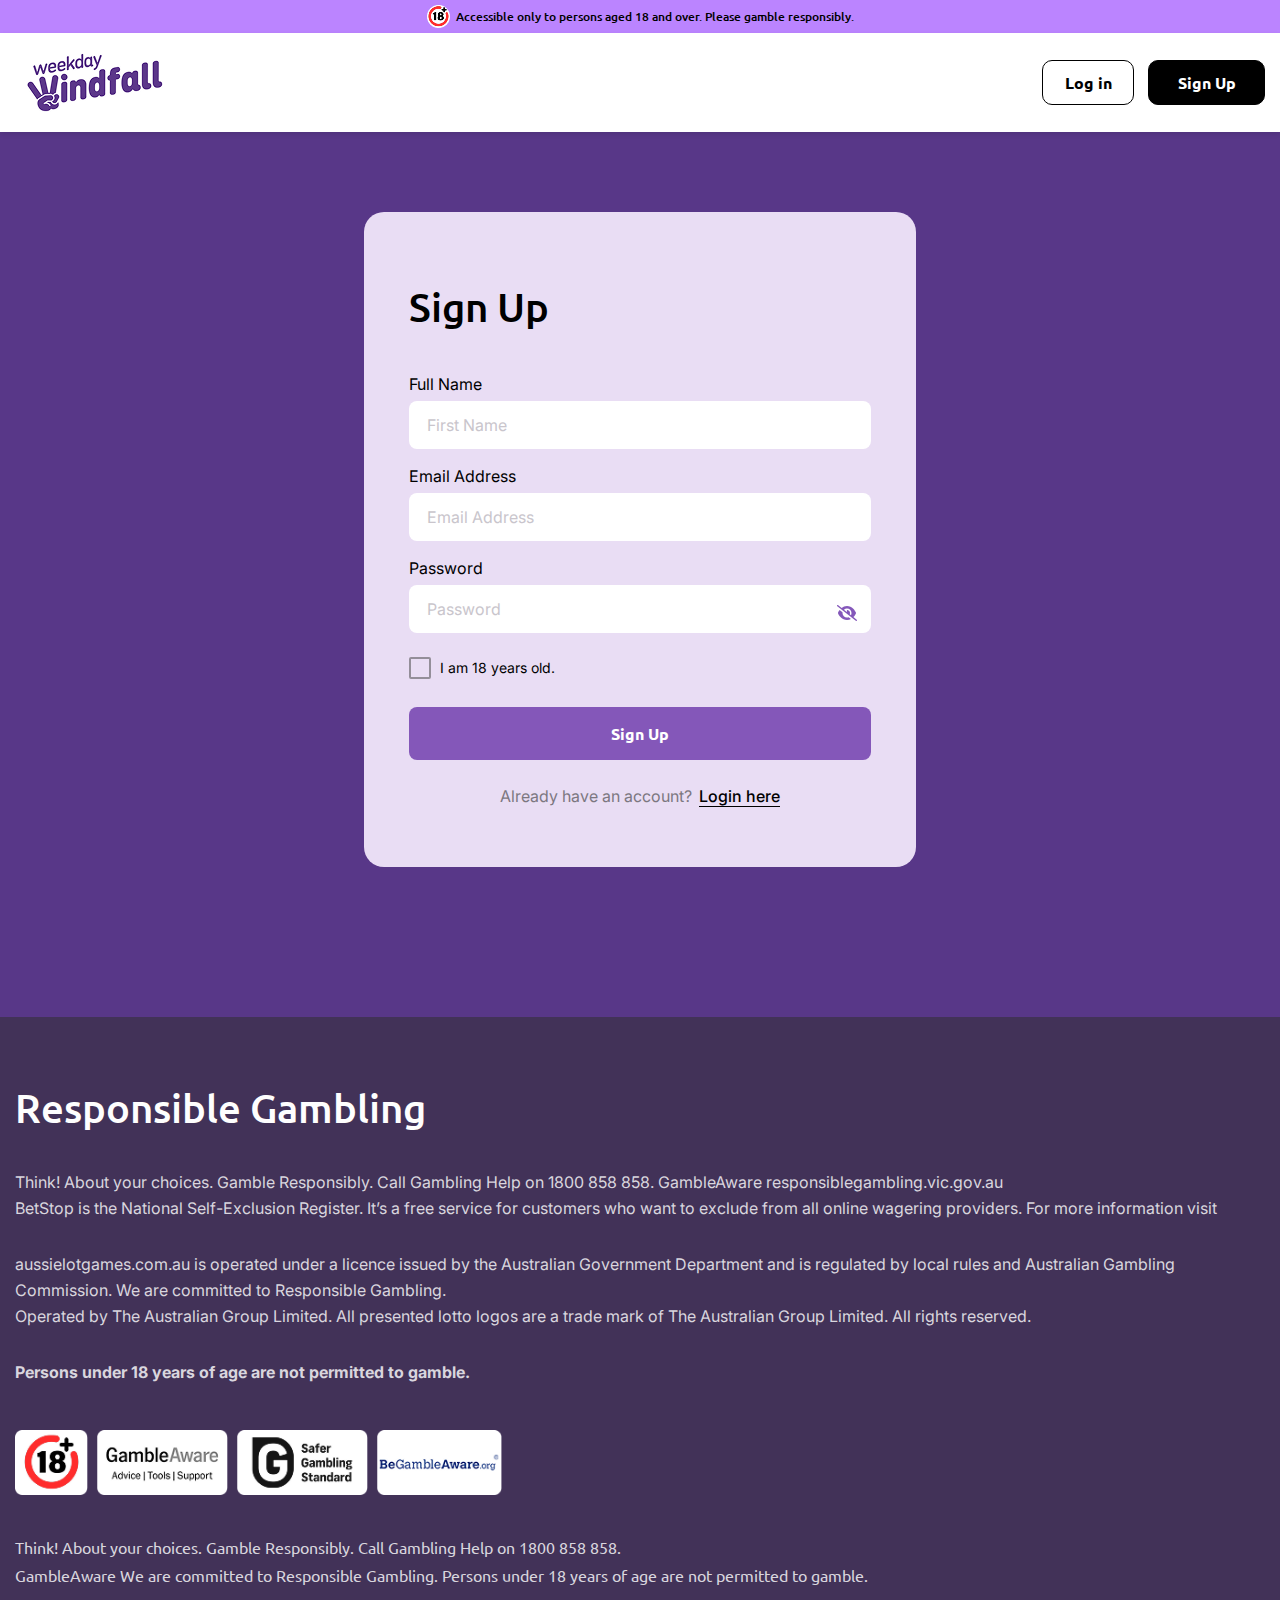
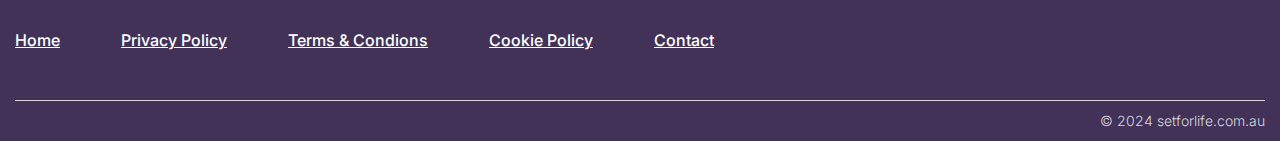
<file: register.html>
<!DOCTYPE html>
<html lang="en-US">
	<head>
		<!-- Meta setup -->
		<meta charset="UTF-8">
		<meta http-equiv="X-UA-Compatible" content="IE=edge">
		<meta name="viewport" content="width=device-width, initial-scale=1, shrink-to-fit=no">
		<meta name="keywords" content="">
		<meta name="decription" content="">
		<meta name="designer" content="">
		
		<!-- Title -->
		<title>Register</title>
		
		<!-- Fav Icon -->
		<link rel="icon" href="img/favicon.png" />
		
		<!-- Main StyleSheet -->
		<link rel="stylesheet" href="style.css" />
		
		<!-- Responsive CSS -->
		<link rel="stylesheet" href="css/responsive.css" />
		
	</head>
	<body>
		<!--[if lte IE 9]>
		<p class="browserupgrade">You are using an <strong>outdated</strong> browser. Please <a href="https://browsehappy.com/">upgrade your browser</a> to improve your experience and security.</p>
		<![endif]-->
		<!-- topheader-area start -->
		<section class="topheader-area">
			<div class="topheader-part">
				<div class="topheader-left">
					<p><img src="img/logo18+.png" alt="images not found" /> Accessible only to persons aged 18 and over. Please gamble responsibly.</p>
				</div>
				
			</div>
		</section>
		<!-- topheader-area end -->
		<!-- header-area start -->
		<header class="header-area">
			<div class="container">
				<div class="header-part">
					<!-- logo start-->
					<div class="header-logo">
						<a href="index.html"><img src="img/logo.png" alt="logo" /></a>
					</div>
					<!-- logo end-->
					<!-- header btn start-->
					<div class="header-btn">
						<ul>
							<li><a href="logIn.html">Log in</a></li>
							<li><a href="register.html">Sign Up</a></li>
						</ul>
					</div>
					<!-- header btn end-->
				</div>
			</div>
		</header>
		<!-- header-area end -->


		
		<!-- form-area start -->
		<section class="form-area">
			<div class="container">
				
				<div class="formbox">
					<div class="formheading">
						<h2>Sign Up</h2>
					</div>
					<div class="formpart">
						<form action="#" method="POST">
							<!--fromitem start-->
							<div class="fromitems">
								<div class="fromitem">
									<h5>Full Name</h5>
									<input type="text" name="first name" placeholder="First Name">
								</div>
								<div class="fromitem">
									<h5>Email Address</h5>
									<input type="email" name="email" placeholder="Email Address">
								</div>
								<h5>Password</h5>
								<div class="password-container">
									<input type="password" id="passwordInput" placeholder="Password">
									<button type="button" class="toggle-password" onclick="togglePassword('passwordInput', 'eyeIcon1')">
									<img id="eyeIcon1" src="img/eyeclose.svg" alt="Show Password">
									</button>
								</div>
								
								
								
							</div>
							<div class="maincheckbox">
								<label class="checkboxpart">
									I am 18 years old.
									<input type="checkbox">
									<span class="checkmark"></span>
								</label>
								
							</div>
							<div class="fromitem2">
								<input type="submit" value="Sign Up">
							</div>
							<div class="fromitem3">
								<h6>Already  have an account? <a href="#">Login here</a></h6>
							</div>
							<!--fromitem end-->
						</form>
						
					</div>
				</div>
			</div>
		</section>
		<!-- form-area end -->
		<!-- footer-area start -->
		<footer class="footer-area">
			<div class="container">
				<div class="footer-part">
					<div class="responsiblegambling-part">
						<h2>Responsible Gambling</h2>
						<p>Think! About your choices. Gamble Responsibly. Call Gambling Help on 1800 858 858. GambleAware responsiblegambling.vic.gov.au<br> BetStop is the National Self-Exclusion Register. It’s a free service for customers who want to exclude from all online wagering providers. For more information visit</p>
						<p>aussielotgames.com.au is operated under a licence issued by the Australian Government Department and is regulated by local rules and Australian Gambling Commission. We are committed to Responsible Gambling.<br> Operated by The Australian Group Limited. All presented lotto logos are a trade mark of The Australian Group Limited. All rights reserved.</p>
						
						<p><strong>Persons under 18 years of age are not permitted to gamble.</strong></p>
					</div>
					<div class="footerlogos">
						<ul>
							<li><a href="#"><img src="img/footerlogo1.png" alt="images not found" /></a></li>
							<li><a href="#"><img src="img/footerlogo2.png" alt="images not found" /></a></li>
							<li><a href="#"><img src="img/footerlogo3.png" alt="images not found" /></a></li>
							<li><a href="#"><img src="img/footerlogo4.png" alt="images not found" /></a></li>
							
						</ul>
					</div>
					
					<div class="footertext">
						<p>Think! About your choices. Gamble Responsibly. Call Gambling Help on 1800 858 858.<br> GambleAware We are committed to Responsible Gambling. Persons under 18 years of age are not permitted to gamble. </p>
					</div>
					
					<div class="footer-nav">
						<ul>
							<li><a href="index.html">Home</a></li>
							<li><a href="privacypolicy.html">Privacy Policy</a></li>
							<li><a href="terms&condions.html">Terms & Condions</a></li>
							
							<li><a href="cookiepolicy.html">Cookie Policy</a></li>
							<li><a href="#">Contact</a></li>
						</ul>
					</div>
					
				</div>
				<div class="footer-copyright">
					<p>© 2024 setforlife.com.au</p>
				</div>
			</div>
		</footer>
		<!-- footer-area end -->
		
		
		
		
		<!-- Main jQuery -->
		<script src="https://cdnjs.cloudflare.com/ajax/libs/jquery/3.7.1/jquery.js"></script>
		<!-- Custom jQuery -->
		<script src="js/scripts.js"></script>
		<script>
		function togglePassword(inputId, iconId) {
		const passwordInput = document.getElementById(inputId);
		const eyeIcon = document.getElementById(iconId);
		if (passwordInput.type === "password") {
		passwordInput.type = "text";
		eyeIcon.src = "img/eye.svg";  // Change to "eyeclose.svg"
		} else {
		passwordInput.type = "password";
		eyeIcon.src = "img/eyeclose.svg";  // Change back to "eye.svg"
		}
		}
		</script>
		
	</body>
</html>
</file>
<file: style.css>
@import url('https://fonts.googleapis.com/css2?family=Inter:ital,opsz,wght@0,14..32,100..900;1,14..32,100..900&family=Ubuntu:ital,wght@0,300;0,400;0,500;0,700;1,300;1,400;1,500;1,700&display=swap');

* {
    padding: 0;
    margin: 0;
    list-style-type: none;
}

body {	
    font-family: "Ubuntu", sans-serif;
    font-size: 16px;
    font-weight: 400;    
	background: #fff;
	color: #333333;	
}

a,a:hover {
    text-decoration: none;
}

ul {
    list-style-type: none;
    padding: 0;
    margin: 0;
}

::selection {
    color: white; 
    background: #ff7675;
}

::-webkit-selection {
    color: white; 
    background: #ff7675;
}

::-moz-selection {
    color: white; 
    background: #ff7675;
}


/*--- topheader-area start ---*/
.topheader-area {
   background-color: #BB84FF;
   padding: 5px 0;
}


.topheader-left {
    display: flex;
    align-items: center;
    justify-content: center;   
}

.topheader-left p {

    color: #000000;
    font-size: 12px;
    margin: 0;
    font-weight: 500;
    text-align: center;
    display: flex;
    align-items: center;
    justify-content: center;
}

.topheader-left p img {
    width: 23px;
    height: 23px;
    display: block;
    margin-right: 6px;
}


/*--- header-area start ---*/
.header-area {
    background-color: #fff;
    padding: 7px 0;
    position: relative;
    box-shadow: 0px 2px 5px rgba(0, 0, 0, 0.1);
}

.header-part {
    display: flex;
    align-items: center;
    justify-content: space-between;
}

.header-logo img {
    display: block;
    max-width: 100%;
}


.header-btn ul {
    padding: 0;
    margin: 0;
    list-style-type: none;
    text-align: right;
}

.header-btn ul li {
    display: inline-block;
    padding-left: 10px;
}


.header-btn ul li:nth-child(1) a {
    color: #000000;
    font-size: 16px;
    font-weight: bold;
    width: 90px;
    height: 43px;
    display: block;
    background-color: #00000000;
    border: 1px solid #000;
    text-align: center;
    line-height: 43px;
    border-radius: 10px;
    transition: 0.3s all ease;
}

.header-btn ul li:nth-child(1) a:hover {
    background-color: #000;
    color: #fff;
}


.header-btn ul li:nth-child(2) a {
    color: #fff;
    font-size: 16px;
    font-weight: bold;
    width: 115px;
    height: 43px;
    display: block;
    background-color: #000000;
    border: 1px solid #000000;
    text-align: center;
    line-height: 43px;
    border-radius: 10px;
    transition: 0.3s all ease;
}

.header-btn ul li:nth-child(2) a:hover {
    background-color: #8457b9;
    color: #fff;
    border: 1px solid #8457b9;
}



.container {
    max-width: 1280px;
    display: block;
    margin: auto;
    padding: 0 15px;
}

.topbg {
    position: absolute;
    right: 0;
    top: 0;
    max-width: 100%;   
}


.header-btn {
    position: relative;
    z-index: 9999;
}


/*--- hero-area start --*/
.hero-area {
  background-color: #fff;
  padding: 80px 0;
}

.heropartbg {
    background-image: url("img/bgheroimg.png");
    background-repeat: no-repeat;
    background-size: cover;
    background-position: center;
    border-radius: 30px;
}

.heropart {
    background-image: url("img/heroimg.png");
    background-repeat: no-repeat;
    background-size: cover;
    background-position: center;
    padding: 60px;
    padding-top: 80px;
    border-radius: 30px;
    text-align: center;
}

.heropart h1 {
    color: #262626;
    font-size: 70px;
    font-weight: 500;
    margin: 0;
    line-height: 84px;
    padding-bottom: 40px;
    background: linear-gradient(to right, #e2e2e2 0%, #dedede 33%, #dedede 100%);
    -webkit-background-clip: text;
    -webkit-text-fill-color: transparent;

}

.heropart p {
     font-family: "Inter", sans-serif;
    color: #fff;
    font-size: 16px;
    font-weight: 300;
    margin: 0;
    line-height: 32px;
}


.heropart a {
    color: #FFFFFF;
    font-size: 16px;
    font-weight: 600;
    text-transform: capitalize;
    padding: 16px 41px;
    display: inline-block;
    border-radius: 10px;
    margin-top: 50px;
    transition: 0.3s all ease;
    background: linear-gradient(106.96deg, #A56DE9 6.63%, #64438C 151.78%);  
}

.heropart a:hover {
    background: linear-gradient(106.96deg, #000 6.63%, #000 151.78%);
    color: #fff;  
}


/*--- footer-area start --*/
.footer-area {
  background-color: #423258;
  padding: 60px 0;
  padding-bottom: 0px;
}

.responsiblegambling-part h2 {
    color: #fefefe;
    font-size: 40px;
    font-weight: 500;
    margin: 0;
    line-height: 62px;
    padding-bottom: 30px;
}

.responsiblegambling-part p {
    font-family: "Inter", sans-serif;
    color: #d9d6de;
    font-size: 16px;
    font-weight: 400;
    margin: 0;
    line-height: 26px;
    padding-bottom: 30px; 
}

.footertext {
    padding-top: 35px;
}

.footertext p {
    color: #d9d6de;
    font-size: 16px;
    font-weight: 400;
    line-height: 28px;
}

.footer-nav ul {
    padding: 0;
    margin: 0;
    list-style-type: none;
    padding-top: 40px;
}

.footer-nav ul li {
    display: inline-block;
    padding-right: 57px;
}

.footer-nav ul li:last-child {
    padding-right: 0px;
}

.footer-nav ul li a {
    font-family: "Inter", sans-serif;
    color: #fff;
    font-size: 16px;
    display: block;
    font-weight: 500;
    transition: 0.2s all ease;
    text-decoration: underline;
}

.footer-nav ul li a:hover {
    color: #f7edff;
}

.footerlogos ul {
    padding: 0;
    margin: 0;
    list-style-type: none;
    text-align: left;
    padding-top: 15px;
}

.footerlogos ul li {
    display: inline-block;
    margin-right: 5px;
}

.footerlogos ul li:first-child {
    margin-left: 0px;
}


.footerlogos ul li:last-child {
    margin-right: 0px;
}


.footerlogos ul li a img {
    max-width: 100%;
    display: block;
    margin: auto;
    height: 65px;
}



.footer-copyright {
    border-top: 1px solid #d9d6de;
    padding: 10px 0;
    margin-top: 50px;
}

.footer-copyright p {
    font-family: "Inter", sans-serif;
    color: #d9d6de;
    font-size: 14px;
    text-align: right;
    margin: 0;
    font-weight: 300;
    line-height: 20px;
}



/*--- footer-area start --*/
.faq-area {
  background-color: #F7EDFF;
  padding: 90px 0;
  position: relative;
  padding-top: 260px;
}


.faq-heading {
    padding-bottom: 52px;
}

.faq-heading h2 {
    color: #000000;
    font-size: 40px;
    font-weight: 500;
    line-height: 55px;
    margin: 0;
    text-transform: capitalize;
    text-align: center;
}

.ziehharmonika h3 {
    color: #000000;
    text-align: left;
    font-size: 18px;
    font-weight: 500;
    padding: 20px 25px;
    cursor: pointer;
    margin-top: 0;
    margin-bottom: 13px;
    padding-right: 54px;
    transition: 0.25s all;
    position: relative;
    background-color: #FFFFFF;
    border-radius: 10px;
    text-transform: capitalize;
    
}

.ziehharmonika h3.active {
    margin-bottom: 0px;
    border-radius: 10px 10px 0px 0px;
}

.ziehharmonika h3.alignLeft {
    padding-left: 35px;
}

.ziehharmonika > div {
    color: #000;
    display: none;
    border-radius: 0px;
    font-size: 16px;
    font-weight: 400;
    line-height: 27px;
    text-align: left;
    padding: 16px 25px;
    background-color: #fff;
    margin-bottom: 13px;
    border-radius: 0px 0px 10px 10px;
    padding-top: 0px;
}


.ziehharmonika > div span {
    width: 100%;
    height: 1px;
    background-color: #bb84ff;
    display: block;
    margin-bottom: 20px;
}

.ziehharmonika .arrowDown {
    width: 0;
    height: 0;
    border-style: solid;
    border-width: 13.0px 7.5px 0 7.5px;
    border-color: #272e35 transparent transparent transparent;
    position: absolute;
    bottom: 0;
    left: 40px;
    transition: 0.25s all;
    opacity: 0;
}

.ziehharmonika .collapseIcon {
    position: absolute;
    right: 25px;
    top: 56%;
    font-weight: 300;
    -ms-transform: translate(0, -50%);
    transform: translate(0, -50%);
}
.ziehharmonika .collapseIcon.alignLeft {
    right: initial;
    left: 20px;
}

.ziehharmonika .collapseIcon img {
    max-width: 85%;
}

/*--- playreviews-area start ---*/
.playreviews-area {
    background-color: #fff;
    padding: 90px 0;
    padding-bottom: 0px;
}

.playreviews-hd {
    padding-bottom: 80px;
}


.playreviews-hd h2 {
    color: #000;
    font-size: 40px;
    font-weight: 500;
    margin: 0;
    text-transform: capitalize;
    padding-bottom: 25px;
    text-align: center;
}

.playreviews-hd p {
    font-family: "Inter", sans-serif;
    color: #000;
    font-size: 17px;
    line-height: 32px;
    margin: 0;
    font-weight: 400;
    text-align: center;
}


.playreviews-part {
    display: grid;
    grid-template-columns: repeat(3, 1fr);
    grid-column-gap: 35px;
    justify-content: space-around;
    grid-row-gap: 35px;
    margin-bottom: -124px;
    position: relative;
    z-index: 9; 
}


.reviewsbox {
    position: relative;
    background: #fff;
    border-radius: 15px;
    padding: 30px 30px;
    overflow: hidden;
    box-sizing: border-box;
    border: 1px solid #e1e1e1;
    width: 100%;
    padding-bottom: 40px;
}


.reviewsuser {
    display: flex;
    align-items: center;
}

.reviewsuser-img {
    width: 70px;
    height: 70px;
    border-radius: 50%;
    margin-right: 18px;
}

.reviewsuser-img img {
    width: 100%;
    height: 100%;
    object-fit: cover;
}

.reviewsuser-hd h2 {
    font-family: "Inter", sans-serif;
    color: #000000;
    font-size: 18px;
    margin: 0;
    font-weight: 600;
}

.reviewsbox-rating p {
    font-family: "Inter", sans-serif;
    color: #000000;
    font-size: 18px;
    font-weight: 500;
    margin: 0;
    display: flex;
    align-items: center;
    padding-top: 21px;
    padding-bottom: 23px;
}

.reviewsbox-rating p img {
    max-width: 100%;
    height: 22px;
    display: block;
    margin-left: 8px;    
}

.reviewsboxoitem-text p {
    font-family: "Inter", sans-serif;
    color: #000000;
    font-size: 16px;
    margin: 0;
    line-height: 27px;    
}

/*--- lifeLotteryoe-area start---*/
.lifeLotteryoe-area {
   background-color: #F7EDFF;
   padding: 80px 0;
   padding-bottom: 120px;
}



.lifeLotteryoe-left {
    padding-bottom: 80px;
}

.lifeLotteryoe-left h2 {
    color: #000000;
    font-size: 40px;
    font-weight: 500;
    line-height: 55px;
    margin: 0;
    text-transform: capitalize;
    padding-bottom: 40px;
    text-align: center;
}

.lifeLotteryoe-box {
    padding: 0 103px;
}

.lifeLotteryoe-left p {
    font-family: "Inter", sans-serif;
    color: #000000;
    font-size: 16px;
    line-height: 28px;
    margin: 0;
    font-weight: 400; 
    text-align: center;  
}

.lifeLotteryoe-boxs {
    display: grid;
    grid-template-columns: repeat(3, 1fr);
    grid-column-gap: 30px;
    justify-content: space-around;
    grid-row-gap: 30px;    
}


.lifeLotteryoeitem {
    position: relative;
    padding: 22px 25px;
    background: #fff;
    border-radius: 15px;
    height: 140px;
    box-sizing: border-box;
    display: grid;
    align-items: center;
    overflow: hidden;
    padding-right: 60px;
}

.lifeLotteryoeitem h3 {
    color: #000000;
    font-size: 20px;
    font-weight: 600;
    margin: 0;
    line-height: 30px;
}

.lifeLotteryoeitem p {
    color: #6e6565;
    font-size: 16px;
    font-weight: 400;
    margin: 0;
    line-height: 25px;
    padding-top: 7px;
}

.lifeLotteryoeitem img {
    position: absolute;
    right: 7px;
    bottom: 0;
    max-width: 100%;
    height: 103px;  
}

/*--- latesthotrls-area start---*/
.latesthotrls-area {
    background-color: #F8F9FA;
    padding: 90px 0;
    padding-top: 120px;
}

.latesthotrlsleft-text {
    border: none;
    border-radius: 0;
    padding: 0;
    box-sizing: border-box;
    height: initial;
}

.latesthotrls-part {
    display: flex;
    gap: 40px;
}

.latesthotrls-left {
    width: 60%;
}

.latesthotrls-right {
    width: 40%;
}

.latesthotrlsleft-text {
    border: none;
    border-radius: 0;
    padding: 0;
    box-sizing: border-box;
    background-color: #F8F9FA;
    height: initial;
}

.latesthotrlsleft-text h2 {
    color: #000;
    font-size: 40px;
    font-weight: 500;
    margin: 0;
    line-height: 50px;
    text-transform: capitalize;
    padding-bottom: 35px;  
}

.latesthotrlsleft-text p {
    font-family: "Inter", sans-serif;
    color: #000000;
    font-size: 16px;
    margin: 0;
    font-weight: 400;
    line-height: 30px;
    padding-bottom: 25px;    
}


.latesthotrlsrt-box {
    display: grid;
    grid-template-columns: repeat(1, 1fr);
    justify-content: space-around;
    grid-row-gap: 30px;    
}


.latesthotrlsrt-item {
    display: block;
    border-radius: 20px;
    padding: 32px 50px;
    box-sizing: border-box;
    background-color: #562285;
}

.latesthotrlsrt-text h2 {
    color: #fff;
    font-size: 30px;
    font-weight: bold;
    line-height: 35px;
}

.latesthotrlsrt-text p {
    font-family: "Inter", sans-serif;
    color: #fff;
    font-size: 16px;
    margin: 0;
    font-weight: 400;
    line-height: 30px;
    padding-top: 10px;
}

.latesthotrlsrt-right ul {
    padding: 0;
    margin: 0;
    list-style-type: none;
    padding-top: 20px;
}

.latesthotrlsrt-right ul li {
    color: #000;
    font-size: 16px;
    font-weight: bold;
    display: inline-block;
    border: 2px solid #fff;
    width: 40px;
    height: 40px;
    line-height: 40px;
    text-align: center;
    border-radius: 50%;
    background-color: #fff;
    margin-right: 8px;
}

.latesthotrlsrt-right ul li:last-child {
    margin-right: 0px;
}

.latesthotrlsrt-right ul li.active {
    border: 2px solid #fff;
    background-color: #ffffff00;
    color: #fff;
}


.bmheroleft {
    display: none;
}

.latesthotrlsrt-itembg {
    background-color: #7B5D9F;
}

/*--- newherott-area start---*/
.newherott-area {
    background-color: #fff;
    padding: 110px 0;
}


.newhero-heading {
    padding-bottom: 90px;
}

.newhero-heading h2 {
    color: #000;
    font-size: 45px;
    font-weight: 500;
    margin: 0;
    line-height: 48px;
    padding-bottom: 25px;
}

.newhero-heading p {
    font-family: "Inter", sans-serif;
    color: #000000;
    font-size: 20px;
    font-weight: 400;
    margin: 0;   
}


.newheroitem1 {
    padding-bottom: 30px;
}

.newheroitem1 h3 {
    font-family: "Inter", sans-serif;
    color: #000000;
    font-size: 24px;
    font-weight: 600;
    line-height: 28px;
    padding-bottom: 25px;    
}

.newheroitem1 h5 {
    font-family: "Inter", sans-serif;
    color: #000000;
    font-size: 18px;
    margin: 0;
    line-height: 28px;
    font-weight: 400;
    padding-bottom: 20px;    
}

.newheroitem1 p {
    font-family: "Inter", sans-serif;
    color: #000000;
    font-size: 18px;
    margin: 0;
    line-height: 28px;
    font-weight: 400;    
}



/*--- joinwinners-area start --*/
.joinwinners-area {
  background-color: #fff;
  padding: 90px 0;
  padding-bottom: 0px;
}


.joinwinners-part {
    display: flex;
    align-items: center;
    gap: 30px;
    background-image: url(img/bg1.png);
    background-repeat: no-repeat;
    background-size: cover;
    background-position: center;
    border-radius: 25px;
    box-sizing: border-box;
    padding: 35px 50px;

}

.joinwinners-left {
    width: 70%;
}

.joinwinners-right {
    width: 30%;
}

.joinwinners-left h2 {
    color: #FFCF4A;
    font-size: 35px;
    font-weight: bold;
    margin: 0;
    line-height: 40px;
    padding-bottom: 26px;
}

.joinwinners-left h6 {
    color: #fff;
    font-size: 21px;
    font-weight: 500;
    margin: 0;
    padding-bottom: 25px   
}

.joinwinners-left p {
    font-family: "Inter", sans-serif;
    color: #FFFFFF;
    font-size: 16px;
    margin: 0;
    font-weight: 300;
    line-height: 30px;    
}


.joinwinners-left a {
    color: #fff;
    font-size: 16px;
    font-weight: bold;
    width: 158px;
    height: 48px;
    display: block;
    background: #9B74D3;
    line-height: 48px;
    text-align: center;
    border-radius: 10px;
    margin-top: 29px;
    transition: 0.3s all ease;    
}

.joinwinners-left a:hover {
    background-color: #fff;
    color: #000;
}

.joinwinners-right img {
    max-width: 100%;
    display: block;
    margin: auto;
    height: 269px;
}


/*--- form-area start ---*/
.form-area {
    background-color: #583788;
    padding: 150px 0;
    padding-top: 80px;
}

.formbox {
    width: 552px;
    display: block;
    margin: auto;
    border-radius: 20px;
    background-color: #f7edffe8;
    padding: 70px 45px;
    box-sizing: border-box;
    padding-bottom: 60px;
}

.formheading {
    padding-bottom: 45px;
}

.formheading h2 {
    color: #000;
    font-size: 40px;
    font-weight: 500;
}

.fromitems h5 {
    font-family: "Inter", sans-serif;
    color: #ffffff61;
    font-size: 16px;
    line-height: 24px;
    margin: 0;
    font-weight: 300;
    padding-bottom: 10px;
}


.formpart input {
    font-family: "Inter", sans-serif;
    color: #c9c5cc;
    font-size: 16px;
    font-weight: 400;
    width: 100%;
    padding: 14px 18px;
    box-sizing: border-box;
    border-radius: 8px;
    margin-bottom: 20px;
    background-color: #fff;
    border: none;
    outline: none;
}

.formpart input::placeholder {
   font-family: "Inter", sans-serif;
   color: #c9c5cc;
   font-size: 16px;
   font-weight: 400;
}

.formpart input[type="submit"] {
    font-family: "Ubuntu", sans-serif;
    color: #fff;
    font-size: 16px;
    font-weight: 600;
    cursor: pointer;
    transition: 0.3s all ease;
    background-color: #8457B9;
    margin-bottom: 0px;
    padding: 16px 18px;
}

.formpart input[type="submit"]:hover {
    background-color: #000;
    color: #fff;
}

.fromitems h5 {
    color: #000;
    font-size: 16px;
    line-height: 14px;
    margin: 0;
    font-weight: 400; 
}
.fromitems {
    padding-bottom: 0px;
}


.fromitem3 {
    padding-top: 25px;
}

.fromitem3 h6 {
    font-family: "Inter", sans-serif;
    color: #7c7780;
    font-size: 16px;
    line-height: 22px;
    margin: 0;
    font-weight: 400;
    text-align: center;  
}

.fromitem3 h6 a {
    color: #000;
    font-weight: 500;
    border-bottom: 1px solid #000;
    margin-left: 3px;
    transition: 0.3s all ease;
}


.fromitem3 h5 {
    color: #ffffff80;
    font-size: 16px;
    line-height: 22px;
    margin: 0;
    font-weight: 300;
    text-align: center;
    padding-top: 10px; 
}

.fromitem3 h5 a {
    color: #C39804;
    border-bottom: 1px solid #C39804;
    margin-left: 3px;
    transition: 0.3s all ease;

}

.fromitem3 h5 a:hover {
  color: #fff;
  border-bottom: 1px solid #fff;
}



.maincheckbox {
    padding-bottom: 45px;
}


.checkboxpart {
    font-family: "Inter", sans-serif;
    display: block;
    position: relative;
    padding-left: 31px;
    cursor: pointer;
    -webkit-user-select: none;
    -moz-user-select: none;
    -ms-user-select: none;
    user-select: none;
    color: #000;
    font-size: 14px;
    line-height: 29px;
    font-weight: 400;
}

.checkboxpart input {
  position: absolute;
  opacity: 0;
  cursor: pointer;
  height: 0;
  width: 0;
}

.checkmark {
    position: absolute;
    top: 4px;
    left: 0;
    height: 18px;
    width: 18px;
    background-color: #ffffff00;
    border: 2px solid #948e99;
    border-radius: 2px;
}

.checkmark:after {
  content: "";
  position: absolute;
  display: none;
}

.checkboxpart input:checked ~ .checkmark:after {
  display: block;
}

.checkboxpart .checkmark:after {
    left: 7px;
    top: 2px;
    width: 3px;
    height: 9px;
    border: solid #8457B9;
    border-width: 0 2px 2px 0;
    -webkit-transform: rotate(45deg);
    -ms-transform: rotate(45deg);
    transform: rotate(45deg);
}

.password-container {
    position: relative;
    display: flex;
    align-items: center;
}
.password-container input {
   padding-right: 40px;
   width: 100%;
}
.toggle-password {
    position: absolute;
    right: 12px;
    cursor: pointer;
    background: none;
    border: none;
    width: 24px;
    height: 24px;
    top: 17px;
}
.toggle-password img {
filter: brightness(0) saturate(100%) invert(43%) sepia(16%) saturate(1918%) hue-rotate(225deg) brightness(90%) contrast(92%);
    width: 20px;
    height: 20px;
}

.maincheckbox {
    padding-bottom: 25px;
}


.main2box {
    display: flex;
    align-items: center;
    justify-content: space-between;
    padding-bottom: 25px;
}


.forgotps p {
    margin: 0;
    text-align: right;
}

.forgotps p a {
    font-family: "Inter", sans-serif;
    color: #000;
    font-size: 14px;
    line-height: 14px;
    margin: 0;
    font-weight: 400;
    text-decoration: underline;  
}


.main2box .maincheckbox {
    padding-bottom: 0px;
}
</file>
<file: css/responsive.css>
/*
====================================
Medium Screen - Others
====================================
*/

@media screen and (min-width: 1200px) and (max-width: 1279px) {
.container {
    padding: 0 30px;
}



.bigwinlty-part {
    background-image: initial;
}


.mbbigwinlty-part {
    background-repeat: no-repeat;
    background-position: top;
    background-size: cover;
}

.reviewsbox {
    width: 100%;
}

.footer-nav ul li a {
    font-size: 15px;
}

.footer-nav ul li {
    padding-right: 34px;
}

.footerlogos ul li {
    margin-right: 16px;
}

.footerlogos ul li a img {
    height: 53px;
}

.topbg {
    max-width: 37%;
}

.latesthotrlsleft-text {
    height: 445px;
}

.latesthotrlsrt-item {
    gap: 40px;
    border-radius: 20px;
    padding: 30px 45px;
}

.latesthotrlsrt-right ul li {
    font-size: 16px;
    width: 40px;
    height: 40px;
    line-height: 40px;
    margin-right: 2px;
}

.latesthotrlsrt-text p {
    font-size: 15px;
}

.joinwinners-left p br {
    display: none;
}

}





@media screen and (min-width: 992px) and (max-width: 1199px) {
.container {
    padding: 0 30px;
}

.bigwinlty-part {
    background-image: initial;
}


.mbbigwinlty-part {
    background-repeat: no-repeat;
    background-position: top;
    background-size: cover;
}

.reviewsbox {
    width: 100%;
}

.footer-nav ul li a {
    font-size: 15px;
}

.footer-nav ul li {
    padding-bottom: 39px;
}

.footer-nav ul li {
    padding-right: 35px;
}

.footerlogos ul li {
    margin-right: 3px;
}

.footerlogos ul li a img {
    height: 53px;
}


.topbg {
    position: absolute;
    right: 0;
    top: 0;
    max-width: 48%;
}


.heropart {
    gap: 40px;
}

.lifeLotteryoe-left p {
    text-align: justify;
}

.latesthotrls-part {
    display: block;
}

.latesthotrlsleft-text {
    height: initial;
    margin-bottom: 40px;
}

.latesthotrls-left {
    width: 100%;
}

.latesthotrls-right {
    width: 100%;
}

.givefeedback-btn a {
    font-size: 20px;
    width: 281px;
    height: 54px;
    display: block;
    line-height: 54px;
    margin: auto;
    margin-right: 0;
}

.ziehharmonika > div {
    padding: 16px 30px;
    padding-top: 0px;
}


.newhero-part {
    gap: 60px;
}

.lifeLotteryoe-box {
    padding: 0 10px;
}

.lifeLotteryoe-boxs {
    grid-template-columns: repeat(3, 1fr);
    grid-column-gap: 18px;
}


.lifeLotteryoeitem {
    padding-right: 35px;
}

.latesthotrlsrt-box {
    grid-template-columns: repeat(2, 1fr);
    grid-row-gap: 30px;
    grid-column-gap: 30px;
}

.latesthotrlsrt-item {
    padding: 32px 35px;
}

.joinwinners-left p br {
    display: none;
}

.playreviews-part {
    grid-column-gap: 20px;
}


.reviewsboxoitem-text p {
    font-size: 14px;
    margin: 0;
    line-height: 24px;
}






}

/*
====================================
Small Screen - Tablate
====================================
*/
@media screen and (min-width: 768px) and (max-width: 991px) {

.container {
    padding: 0 30px;
}


.bigwinlty-part {
    background-image: initial;
    display: block;
}

.bigwinlty-left {
    width: 100%;
    margin-bottom: 60px;
}

.mbbigwinlty-part {
    background-position: bottom;
}

.footer-part {
    display: block;
}

.footerlogos ul li {
    margin-right: 20px;
}

.footerlogos ul li a img {
    height: 75px;
}

.footer-nav ul {
    text-align: left;
    padding-top: 50px;
    padding-bottom: 0px;
}

.footer-nav ul li {
    display: inline-block;
    padding-bottom: 0px;
    margin: 0 0px;
}

.topbg {
    position: absolute;
    right: 0;
    top: 0;
    max-width: 58%;
}

.heropart {
    display: block;
}

.latesthotrls-part {
    display: block;
}

.latesthotrls-left {
    width: 100%;
    margin-bottom: 50px;
}

.latesthotrlsleft-text {
    height: initial;
}

.latesthotrls-right {
    width: 100%;
}

.latesthotrlsrt-item {
    padding: 30px;
    gap: 30px;
}

.latesthotrlsrt-right ul li {
    font-size: 16px;
    width: 38px;
    height: 38px;
    line-height: 38px;
    margin-right: 2px;
}

.latesthotrlsrt-right ul {
    text-align: center;
}

.reviewsbox {
    width: 100%;
}

.playreviews-area {
    padding: 80px 0;
}

.faq-heading h2 br {
    display: none;
}

.ziehharmonika > div {
    font-size: 15px;
    line-height: 27px;
    padding: 16px 30px;
    padding-top: 3px;
}

.footerlogos ul {
    padding-top: 0px;
}

.newhero-heading h2 {
    font-size: 40px;
    line-height: 41px;
    padding-bottom: 25px;
}

.newhero-heading p {
    font-size: 16px;
}

.newheroitem1 h3 {
    font-size: 20px;
    line-height: 28px;
    padding-bottom: 18px;
}

.newheroitem1 p {
    font-size: 16px;
}

.newheroitem1 h5 {
    font-size: 16px;
    line-height: 28px;
    padding-bottom: 18px;
}

.heropart h1 {
    font-size: 60px;
    line-height: 75px;
}


.lifeLotteryoe-left h2 {
    font-size: 30px;
}

.lifeLotteryoe-box {
    padding: 0 0px;
}


.lifeLotteryoe-boxs {
    grid-template-columns: repeat(2, 1fr);
}


.lifeLotteryoe-area {
    padding-bottom: 80px;
}


.latesthotrlsrt-text h2 {
    text-align: center;
}

.latesthotrlsrt-text p {
    text-align: center;
}


.joinwinners-left {
    width: 60%;
}

.joinwinners-right {
    width: 40%;
}

.joinwinners-left p br {
    display: none;
}

.joinwinners-right img {
    height: 250px;
}

.playreviews-hd p br {
    display: none;
}

.playreviews-part {
    grid-template-columns: repeat(2, 1fr);
    grid-column-gap: 25px;
    grid-row-gap: 25px;
    margin-bottom: 0px;
}

.playreviews-hd {
    padding-bottom: 40px;
}

.faq-area {
    padding: 90px 0;
    padding-top: 90px;
}



}



/*
====================================
Xtra Small Screen - Small Mobile
====================================
*/
@media screen and (max-width: 767px) {

.topheader-area {
    padding: 5px 10px;
}

.topheader-left p {
    font-size: 10px;
    margin: 0;
    font-weight: 600;
    display: flex;
    text-align: left;
    line-height: 13px;
}

.ziehharmonika > div {
    font-size: 14px;
    line-height: 24px;
    padding: 13px 16px;
    padding-top: 0px;
}


.header-btn ul li a {
    font-size: 13px;
    width: 70px;
    height: 38px;
    line-height: 38px;
    font-weight: 600;

}

.header-btn ul li {
    padding-left: 5px;
}

.header-logo {
    width: 30%;
}

.header-btn {
    width: 70%;
}

.header-btn ul li:nth-child(2) a {
    width: 80px;
    height: 36px;
    line-height: 36px;
}

.header-btn ul li:nth-child(1) a {
    font-size: 12px;
    height: 36px;
    line-height: 36px;
    width: 70px;
}

.header-btn ul li:nth-child(2) a {
    font-size: 12px;
}



.header-logo img {
    display: block;
    max-width: 100%;
}

.playreviews-area {
    padding: 60px 0;
    padding-bottom: 35px;
}

.reviewsbox {
    padding: 35px 20px;
    width: 100%;
    border: 1px solid #aaaaaa66;
}

.playreviews-right {
    width: 100%;
    position: relative;
}

.faq-area {
    position: relative;
}


.ziehharmonika h3 {
    font-size: 16px;
    padding: 17px 16px;
    margin-bottom: 10px;
}

.ziehharmonika .collapseIcon img {
    max-width: 76%;
}

.ziehharmonika .collapseIcon {
    right: 12px;
}

.faq-heading h2 {
    font-size: 21px;
    line-height: 40px;
}

.faq-heading {
    padding-bottom: 25px;
}

.footer-area {
    padding: 40px 0;
    padding-bottom: 0px;
}

.footer-part {
    display: block;
}

.footertext {
    padding-top: 0px;
}

.footertext p {
    font-size: 14px;
    font-weight: 400;
    line-height: 27px;
    padding-bottom: 12px;
}

.footertext p br {
    display: none;
}

.footerlogos ul {
    padding-top: 15px;
    text-align: left;
    padding-bottom: 35px;
}

.footerlogos ul li {
    display: inline-block;
    margin-right: 2px;
    padding-bottom: 0px;
}

.footerlogos ul li a img {
    max-width: 100%;
    display: block;
    margin: auto;
    height: 37px;
}

.footer-nav ul {
    padding-top: 25px;
    padding-bottom: 0px;
}

.footer-nav ul li {
    display: inline-block;
    padding-right: 8px;
    padding-bottom: 25px;
}

.footer-nav ul li a {
    font-size: 14px;
}

.footer-copyright {
    padding: 12px 5px;
    margin-top: 10px;
}

.footer-copyright p {
    font-size: 12px;
}

.rbmeftpd-right p a {
    font-size: 12px;
}

.topbg {
    position: absolute;
    right: 0;
    top: 0;
    max-width: 80%;
}

.container {
    padding: 0 16px;
}


.hero-area {
    padding: 40px 0;
}

.heropart {
    display: block;
}

.lifeLotteryoe-area {
    padding: 40px 0;
}

.lifeLotteryoe-left h2 {
    font-size: 22px;
    line-height: 30px;
    padding-bottom: 15px;
}

.lifeLotteryoe-box {
    padding: 0 0px;
}

.lifeLotteryoe-left p {
    font-size: 14px;
    line-height: 28px;
    margin: 0;
    text-align: center;
}

.lifeLotteryoe-left {
    padding-bottom: 40px;
}

.lifeLotteryoeitem {
    padding: 20px 15px;
    border-radius: 15px;
    height: 106px;
    padding-right: 15px;
}

.lifeLotteryoeitem h3 {
    font-size: 17px;
    margin: 0;
    line-height: 26px;
}

.lifeLotteryoeitem p {
    font-size: 12px;
    line-height: 20px;
    padding-top: 0px;
}

.lifeLotteryoe-boxs {
    grid-row-gap: 20px;
    grid-template-columns: repeat(1, 1fr);
}

.lifeLotteryoeitem img {
    height: 80px;
}

.latesthotrls-area {
    padding: 40px 0;
}

.latesthotrls-part {
    display: block;
}

.latesthotrls-left {
    width: 100%;
    margin-bottom: 0px;
}

.latesthotrlsleft-text {
    height: initial;
}

.latesthotrlsleft-text h2 {
    font-size: 24px;
    margin: 0;
    line-height: 39px;
    padding-bottom: 12px;
}

.latesthotrlsleft-text p {
    font-size: 14px;
    font-weight: 400;
    line-height: 25px;
}

.latesthotrls-right {
    width: 100%;
}

.latesthotrlsrt-item {
    display: block;
    border-radius: 15px;
    padding: 30px 15px;
    height: initial;
}

.latesthotrlsrt-text {
    width: 100%;
    margin-bottom: 18px;
}

.latesthotrlsrt-right {
    width: 100%;
}

.latesthotrlsrt-text h2 {
    font-size: 20px;
    line-height: 30px;
    text-align: center;
}

.latesthotrlsrt-text p {
    font-size: 14px;
    line-height: 24px;
    padding-top: 8px;
    text-align: center;
}


.latesthotrlsrt-right ul li {
    font-size: 13px;
    width: 27px;
    height: 27px;
    line-height: 27px;
    margin-right: 0px;
    margin: 0 1px;
}

.latesthotrlsrt-right ul {
    text-align: center;
    padding-top: 0px;
}

.latesthotrlsrt-box {
    grid-row-gap: 25px;
}

.responsiblegambling-part h2 {
    font-size: 25px;
    line-height: 35px;
    padding-bottom: 20px;
}


.responsiblegambling-part p {
    font-size: 14px;
    font-weight: 400;
    margin: 0;
    line-height: 23px;
    padding-bottom: 15px;
}

.responsiblegambling-part p br {
    display: none;
}

.popupform-hd h2 {
    font-size: 28px;
}

.popupform-hd {
    padding-bottom: 18px;
}

.newherott-area {
    padding: 40px 0;
}


.newhero-right {
    width: 100%;
}

.newhero-heading h2 {
    font-size: 30px;
    line-height: 35px;
    padding-bottom: 16px;
}

.newhero-heading p {
    font-size: 16px;
}


.newhero-heading {
    padding-bottom: 40px;
}

.newheroitem1 h3 {
    font-size: 18px;
    font-weight: 600;
    line-height: 25px;
    padding-bottom: 14px;
}

.newheroitem1 p {
    font-size: 15px;
    margin: 0;
    line-height: 25px;
    font-weight: 400;
}

.newheroitem1 p br {
    display: none;
}

.newheroitem1 h5 {
    font-size: 15px;
    line-height: 25px;
    font-weight: 400;
    padding-bottom: 10px;
}

.heropart {
    background-image: inherit;
    padding: 80px 20px;
    padding-top: 80px;
    border-radius: 20px;
}

.heropart h1 {
    font-size: 39px;
    line-height: 52px;
    padding-bottom: 18px;
}

.heropart p br {
    display: none;
}

.heropart p {
    font-size: 12px;
    line-height: 25px;
}

.heropart a {
    font-size: 14px;
    padding: 10px 25px;
    border-radius: 10px;
    margin-top: 22px;
}


.joinwinners-area {
    padding: 45px 0;
    padding-bottom: 0px;
}

.joinwinners-part {
    display: block;
    border-radius: 20px;
    box-sizing: border-box;
    padding: 40px 25px;
}

.joinwinners-left {
    width: 100%;
}

.joinwinners-right {
    width: 100%;
    margin-top: 50px;
}

.joinwinners-left h2 {
    font-size: 25px;
    line-height: 35px;
    padding-bottom: 12px;
}

.joinwinners-left h6 {
    font-size: 16px;
    padding-bottom: 15px;
    line-height: 26px;
}

.joinwinners-left p {
    font-size: 14px;
    margin: 0;
    font-weight: 300;
    line-height: 22px;
}

.joinwinners-left a {
    font-size: 14px;
    font-weight: bold;
    width: 130px;
    height: 40px;
    display: block;
    line-height: 40px;
    text-align: center;
    border-radius: 10px;
    margin-top: 25px;
}

.joinwinners-right img {
    height: 240px;
}

.playreviews-hd h2 {
    font-size: 25px;
    padding-bottom: 18px;
    text-align: center;
}

.playreviews-hd p br {
    display: none;
}

.playreviews-hd p {
    font-size: 14px;
    line-height: 23px;
    font-weight: 400;
}

.playreviews-hd {
    padding-bottom: 35px;
}


.playreviews-part {
    grid-template-columns: repeat(1, 1fr);
    grid-column-gap: 29px;
    grid-row-gap: 22px;
    margin-bottom: -204px;
}

.reviewsboxoitem-text p {
    font-size: 14px;
    margin: 0;
    line-height: 24px;
}

.reviewsbox-rating p {
    font-size: 16px;
    padding-top: 21px;
    padding-bottom: 23px;
}

.reviewsbox-rating p img {
    height: 20px;
    display: block;
    margin-left: 8px;
    padding-top: 1px;
}

.faq-area {
    padding-top: 215px;
    padding-bottom: 40px;
}

.form-area {
    padding: 40px 0px;
    padding-top: 40px;
}

.formbox {
    width: 100%;
    display: block;
    margin: auto;
    padding: 40px 20px;
    padding-bottom: 40px;
    border-radius: 15px;
}

.checkboxpart br {
    display: none;
}

.formheading h2 {
    font-size: 34px;
}

.fromitems p {
    font-size: 12px;
}

.checkboxpart {
    user-select: none;
    font-size: 12px;
}

.fromitem3 h6 {
    font-size: 12px;
    line-height: 20px;
}

.fromitem3 {
    padding-top: 14px;
}

.maincheckbox {
    padding-bottom: 40px;
}

.forgotps p a {
    font-size: 12px;
    line-height: 14px;
}

.fromitems h5 {
    font-size: 14px;
}




}
</file>
